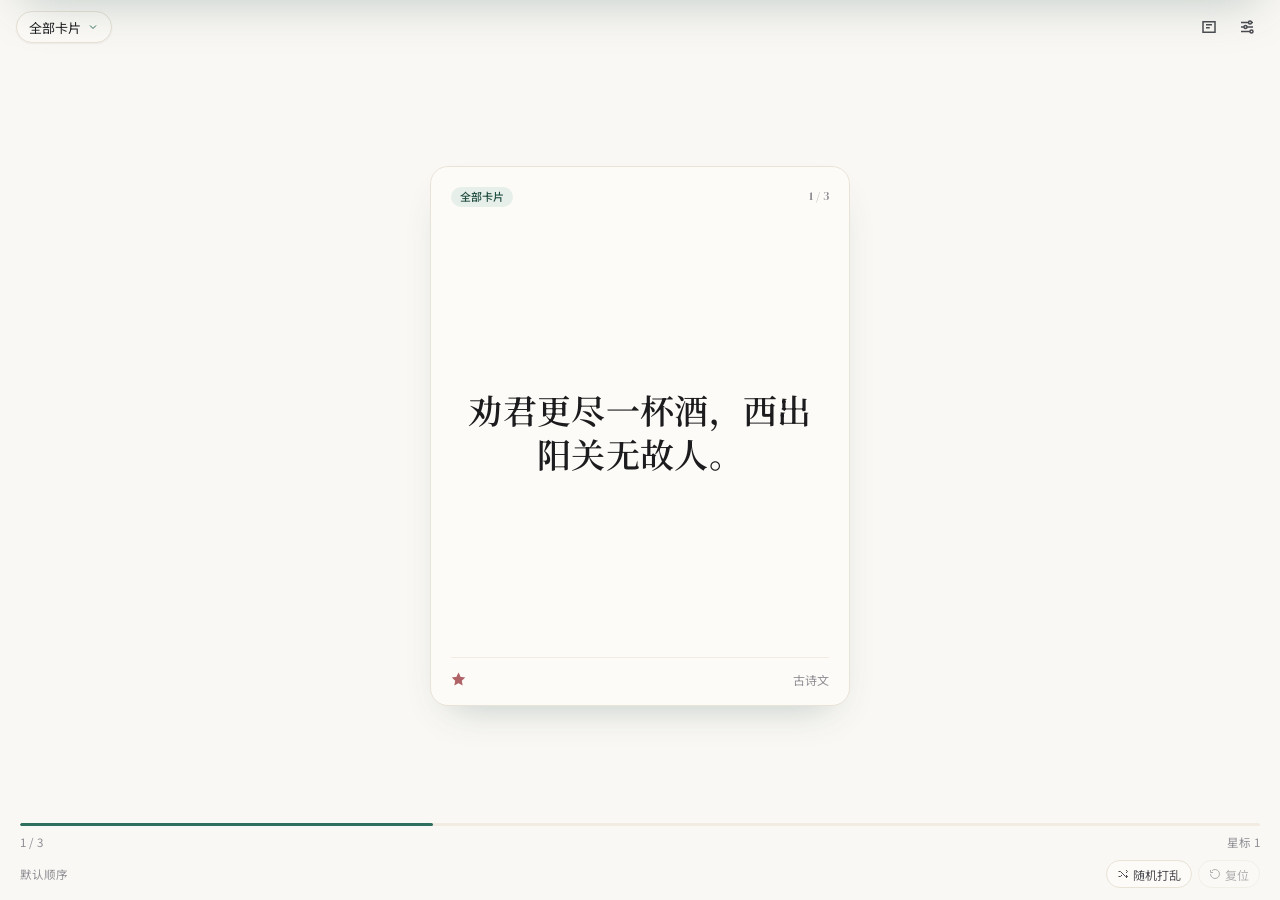
<file: index.html>
<!DOCTYPE html>
<html lang="zh-CN" data-theme="light" data-fs="std">
<head>
<meta charset="UTF-8">
<meta name="viewport" content="width=device-width, initial-scale=1, viewport-fit=cover, maximum-scale=1">
<meta name="theme-color" content="#FAF8F5">
<title>闪过 Flashcards</title>
<link rel="preconnect" href="https://fonts.googleapis.com">
<link rel="preconnect" href="https://fonts.gstatic.com" crossorigin>
<link href="https://fonts.googleapis.com/css2?family=DM+Serif+Display&family=JetBrains+Mono:wght@400;500&family=Noto+Sans+SC:wght@300;400;500;700&family=Noto+Serif+SC:wght@400;600;700&display=swap" rel="stylesheet">
<style>
:root{
  --bg:#FAF8F5; --surface:#FDFBF7; --surface-2:#F4EFE7;
  --line:#E9E3D6; --line-soft:#F1EBE1;
  --ink:#1C1C1E; --ink-2:#4C4C52; --muted:#8E8E93;
  --green:#2F6F5E; --green-deep:#1F4C3F; --green-soft:#E7EFEA; --green-tint:#F1F6F3;
  --pink:#B06367; --pink-deep:#975054; --pink-soft:#F6E8E9;
  --shadow-card:0 18px 38px -20px rgba(31,76,63,.30);
  --shadow-pop:0 24px 48px -22px rgba(31,76,63,.28);
  --scrim:rgba(28,28,30,.32);
  --serif:"Noto Serif SC","Source Han Serif SC","Cambria Math","STIX Two Math","Latin Modern Math","DejaVu Sans",serif;
  --sans:"Noto Sans SC","PingFang SC","Microsoft YaHei",system-ui,sans-serif;
  --mono:"JetBrains Mono",ui-monospace,monospace;
  --fs-front:34px; --fs-back:18px;
}
[data-theme="dark"]{
  --bg:#141816; --surface:#1C211F; --surface-2:#232A27;
  --line:#2E3532; --line-soft:#262D2A;
  --ink:#E9E7E2; --ink-2:#B8B5AE; --muted:#7E8481;
  --green:#6FB39A; --green-deep:#9BD0BC; --green-soft:rgba(111,179,154,.16); --green-tint:rgba(111,179,154,.10);
  --pink:#D98C9A; --pink-deep:#E9AAB4; --pink-soft:rgba(217,140,154,.14);
  --shadow-card:0 18px 38px -20px rgba(0,0,0,.62);
  --shadow-pop:0 24px 48px -22px rgba(0,0,0,.66);
  --scrim:rgba(0,0,0,.55);
}
[data-theme="dark"] .btn--primary{color:#0F1A16}
[data-fs="lg"]{--fs-front:40px;--fs-back:20px}
[data-fs="xl"]{--fs-front:48px;--fs-back:23px}
*{box-sizing:border-box;margin:0;padding:0;-webkit-tap-highlight-color:transparent}
html,body{height:100%}
body{
  background:var(--bg);color:var(--ink);
  font-family:var(--sans);font-size:15px;line-height:1.6;
  -webkit-font-smoothing:antialiased;overscroll-behavior-y:none;overflow:hidden;
}
button{font-family:inherit;font-size:inherit;color:inherit;background:none;border:0;cursor:pointer}
input,textarea,select{font-family:inherit;font-size:inherit;color:inherit}
svg{display:block}
.serif{font-family:var(--serif)}
.num{font-family:"DM Serif Display",Georgia,serif}
.mono{font-family:var(--mono)}

#app{height:100dvh;display:flex;flex-direction:column;overflow:hidden}
.view{flex:1;display:none;flex-direction:column;min-height:0}
.view.is-active{display:flex}

/* ---------- topbar ---------- */
.topbar{
  flex:none;display:flex;align-items:center;justify-content:space-between;gap:12px;
  padding:calc(env(safe-area-inset-top) + 10px) 16px 6px;
}
.topbar__title{font-family:var(--serif);font-size:17px;font-weight:600}
.topbar__right{display:flex;gap:4px;flex:none}
.chip{
  display:inline-flex;align-items:center;gap:6px;height:32px;padding:0 12px;border-radius:999px;
  background:var(--surface);border:1px solid var(--line);font-size:13px;max-width:46vw;
  box-shadow:0 1px 2px rgba(28,28,30,.05);
}
.chip span{overflow:hidden;text-overflow:ellipsis;white-space:nowrap}
.chip svg{width:12px;height:12px;color:var(--green);flex:none}
.iconbtn{width:34px;height:34px;border-radius:50%;display:flex;align-items:center;justify-content:center;color:var(--ink-2)}
.iconbtn:active{background:var(--surface-2)}
.iconbtn svg{width:18px;height:18px}

/* ---------- study ---------- */
.stage{flex:1;display:flex;align-items:center;justify-content:center;padding:12px 20px 6px;min-height:0;touch-action:pan-y}
.card{
  width:min(86vw,420px);height:60dvh;max-height:560px;position:relative;
  perspective:1400px;touch-action:pan-y;will-change:transform;
}
.card__inner{
  position:absolute;inset:0;transform-style:preserve-3d;
  transition:transform .42s cubic-bezier(.2,.8,.2,1);
}
.card.is-flipped .card__inner{transform:rotateY(180deg)}
.card.is-moving .card__inner{transition:none}
.card.is-out-left{animation:outL .24s cubic-bezier(.32,.02,.6,1) forwards}
.card.is-out-right{animation:outR .24s cubic-bezier(.32,.02,.6,1) forwards}
.card.is-fly-up{animation:flyUp .5s cubic-bezier(.3,.7,.3,1) forwards}
@keyframes outL{to{transform:translate3d(-118%,0,0) rotate(-14deg);opacity:0}}
@keyframes outR{to{transform:translate3d(118%,0,0) rotate(14deg);opacity:0}}
@keyframes flyUp{40%{transform:translateY(-18%) scale(.97)}100%{transform:translateY(-120%) scale(.86);opacity:0}}
.face{
  position:absolute;inset:0;backface-visibility:hidden;border-radius:18px;
  background:var(--surface);border:1px solid var(--line);box-shadow:var(--shadow-card);
  display:flex;flex-direction:column;padding:20px 20px 16px;overflow:hidden;
}
.face--back{transform:rotateY(180deg)}
.face__top{display:flex;justify-content:space-between;align-items:center;gap:10px;flex:none;font-size:12px;color:var(--muted)}
/* 卡内正文是唯一的滚动区：长内容在这里上下滑，纵向手势不再被自研手势劫持。
   居中用子元素的 auto 外边距，而不是在这里 align-items:center ——
   flex 居中遇到溢出内容会上下同时裁切，auto 边距在剩余空间为负时按 0 处理，
   于是短内容仍然居中、长内容从顶部开始可滚。 */
.face__body{
  flex:1;display:flex;flex-direction:column;min-height:0;padding:10px 2px;
  overflow-y:auto;overscroll-behavior:contain;-webkit-overflow-scrolling:touch;
}
.face__body>*{flex:none;margin-top:auto;margin-bottom:auto}
.face__body.is-top>*{margin-top:0;margin-bottom:auto}
.front-text{
  font-family:var(--serif);font-weight:600;font-size:var(--fs-front);line-height:1.28;
  text-align:center;letter-spacing:.01em;white-space:pre-wrap;word-break:break-word;width:100%;
}
.back-text{
  font-family:var(--serif);font-size:var(--fs-back);line-height:1.85;color:var(--ink-2);
  white-space:pre-wrap;word-break:break-word;width:100%;text-align:left;
}
.front-text .hl,.back-text .hl{color:var(--pink-deep);border-bottom:1px solid var(--pink);padding-bottom:1px}
/* Markdown 渲染后的块级内容：必须关掉 pre-wrap，否则 <p>/<li> 之间会出现多余空行 */
.front-text.md,.back-text.md{white-space:normal}
.md p{margin:0 0 .55em}
.md>:last-child{margin-bottom:0}
.md h1,.md h2,.md h3,.md h4,.md h5,.md h6{
  font-family:var(--serif);font-weight:700;line-height:1.35;text-align:left;
  color:var(--ink);margin:.55em 0 .35em;
}
.md h1{font-size:1.3em}
.md h2{font-size:1.2em}
.md h3{font-size:1.1em}
.md h4,.md h5,.md h6{font-size:1em}
.md ul,.md ol{text-align:left;padding-left:1.35em;margin:.4em 0 .6em}
.md li{margin:.12em 0}
.md blockquote{
  text-align:left;border-left:3px solid var(--line);padding-left:10px;margin:.5em 0;color:var(--muted);
}
.md code{
  font-family:var(--mono);font-size:.88em;background:var(--surface-2);
  padding:.08em .35em;border-radius:4px;
}
.md pre{
  text-align:left;background:var(--surface-2);border:1px solid var(--line-soft);
  border-radius:8px;padding:9px 11px;margin:.55em 0;overflow-x:auto;-webkit-overflow-scrolling:touch;
}
.md pre code{background:none;padding:0;font-size:.82em;line-height:1.6;white-space:pre}
.front-text.md pre code{font-size:.62em}
.md a{color:var(--green-deep);text-decoration:underline;text-underline-offset:2px}
.md hr{border:0;border-top:1px solid var(--line);margin:.7em 0}
.md strong{font-weight:700;color:var(--ink)}
.md del{opacity:.65}
.face__foot{
  flex:none;display:flex;justify-content:space-between;align-items:center;gap:10px;
  padding-top:12px;border-top:1px solid var(--line-soft);font-size:12px;color:var(--muted);
}
.tag{
  display:inline-flex;align-items:center;height:20px;padding:0 9px;border-radius:999px;
  background:var(--green-soft);color:var(--green-deep);font-size:11px;font-weight:500;
  max-width:62%;overflow:hidden;text-overflow:ellipsis;white-space:nowrap;
}
.starbtn{display:flex;align-items:center;gap:5px;color:var(--muted);font-size:12px;padding:2px 0}
.starbtn svg{width:15px;height:15px}
.starbtn.is-on{color:var(--pink)}
.starbtn.pop svg{animation:pop .45s cubic-bezier(.3,1.4,.5,1)}
@keyframes pop{0%{transform:scale(1)}45%{transform:scale(1.45)}100%{transform:scale(1)}}
.footbar{flex:none;padding:6px 20px calc(env(safe-area-inset-bottom) + 12px)}
.bar{height:3px;border-radius:2px;background:var(--line-soft);overflow:hidden}
.bar i{display:block;height:100%;background:var(--green);border-radius:2px;transition:width .3s}
.footbar__row{display:flex;justify-content:space-between;font-size:11.5px;color:var(--muted);margin-top:7px}
/* 顺序工具条：状态在左，两个按钮在右；放在进度条下方，拇指容易够到 */
.orderbar{display:flex;align-items:center;gap:6px;margin-top:9px}
.orderbar__state{
  flex:1;min-width:0;font-size:11.5px;color:var(--muted);
  white-space:nowrap;overflow:hidden;text-overflow:ellipsis;
}
.orderbar__state.is-custom{color:var(--green-deep);font-weight:500}
.orderbtn{
  display:inline-flex;align-items:center;gap:4px;height:28px;padding:0 10px;
  border-radius:999px;background:var(--surface);border:1px solid var(--line);
  color:var(--ink-2);font-size:12px;flex:none;touch-action:manipulation;
}
.orderbtn:active{background:var(--surface-2)}
.orderbtn:disabled{opacity:.42;cursor:default}
.orderbtn svg{width:12px;height:12px}
.hint{
  position:fixed;left:50%;bottom:calc(env(safe-area-inset-bottom) + 118px);transform:translateX(-50%);
  font-size:11.5px;color:var(--muted);background:var(--surface);border:1px solid var(--line);
  padding:7px 14px;border-radius:999px;width:max-content;max-width:calc(100vw - 32px);text-align:center;line-height:1.5;z-index:40;
  opacity:0;pointer-events:none;transition:opacity .5s;
}
.hint.show{opacity:1}

/* ---------- overlays ---------- */
.scrim{position:fixed;inset:0;background:var(--scrim);opacity:0;pointer-events:none;transition:opacity .25s;z-index:50}
.scrim.show{opacity:1;pointer-events:auto}
.menu{
  position:fixed;z-index:70;width:222px;max-height:70dvh;overflow:auto;
  background:var(--surface);border:1px solid var(--line);border-radius:14px;box-shadow:var(--shadow-pop);
  padding:6px;opacity:0;transform:translateY(-8px);pointer-events:none;transition:opacity .18s,transform .18s;
}
.menu.show{opacity:1;transform:none;pointer-events:auto}
.menu__head{font-size:11px;color:var(--muted);padding:7px 10px 4px;letter-spacing:.06em}
.menu__item{
  display:flex;align-items:center;justify-content:space-between;gap:8px;width:100%;
  padding:9px 10px;border-radius:9px;font-size:13.5px;color:var(--ink-2);text-align:left;
}
.menu__item.is-on{background:var(--green-tint);color:var(--green-deep);font-weight:500}
.menu__item .ck{width:14px;height:14px;color:var(--green);flex:none}
.menu__item .n{font-size:11px;color:var(--muted)}
.menu__sep{height:1px;background:var(--line-soft);margin:5px 8px}
.menu__item--accent{color:var(--pink-deep);font-weight:500}
.menu__item svg{width:13px;height:13px}

/* 下拉搜索面板：从顶部滑下来的 sheet，替代原来的星标抽屉 */
.searchsheet{
  position:fixed;left:0;right:0;top:0;height:auto;max-height:min(78dvh,620px);z-index:60;
  background:var(--bg);border-bottom:1px solid var(--line);border-radius:0 0 18px 18px;
  box-shadow:var(--shadow-pop);display:flex;flex-direction:column;
  transform:translateY(-101%);transition:transform .34s cubic-bezier(.32,.72,0,1);
}
.searchsheet.show{transform:none}
.searchsheet__head{flex:none;padding:12px 14px;border-bottom:1px solid var(--line)}
.searchbox{display:flex;align-items:center;gap:9px;background:var(--surface);border:1px solid var(--line);border-radius:12px;padding:0 6px 0 12px}
.searchbox:focus-within{border-color:var(--green);box-shadow:0 0 0 3px var(--green-tint)}
.searchbox>svg{width:16px;height:16px;color:var(--muted);flex:none}
.searchbox__input{flex:1;min-width:0;border:0;background:none;outline:none;font-size:14.5px;padding:11px 0}
.searchbox__input::placeholder{color:var(--muted)}
.searchsheet__list{flex:0 1 auto;overflow-y:auto;-webkit-overflow-scrolling:touch}
.srow{display:flex;align-items:flex-start;gap:10px;width:100%;padding:11px 16px;border-bottom:1px solid var(--line-soft);text-align:left}
.srow__t{flex:1;min-width:0}
.srow__f{display:block;font-size:13.5px;white-space:nowrap;overflow:hidden;text-overflow:ellipsis}
.srow__b{display:block;margin-top:2px;font-size:11.5px;color:var(--muted);white-space:nowrap;overflow:hidden;text-overflow:ellipsis}
.srow mark{background:var(--green-tint);color:var(--green-deep);border-radius:3px;padding:0 1px}
.srow__g{flex:none;max-width:32%;padding-top:2px;font-size:11px;color:var(--muted);text-align:right;white-space:nowrap;overflow:hidden;text-overflow:ellipsis}

.modal{position:fixed;inset:0;z-index:80;display:none;align-items:center;justify-content:center;padding:20px}
.modal.show{display:flex}
.modal__box{
  width:min(420px,100%);max-height:86dvh;display:flex;flex-direction:column;
  background:var(--surface);border:1px solid var(--line);border-radius:16px;box-shadow:var(--shadow-pop);
  animation:pop .22s cubic-bezier(.3,1.2,.5,1);
}
.modal__head{display:flex;align-items:center;justify-content:space-between;padding:14px 16px 8px;flex:none}
.modal__head b{font-family:var(--serif);font-size:15.5px;font-weight:600}
.modal__body{padding:6px 16px 4px;overflow-y:auto}
.modal__foot{display:flex;gap:8px;padding:12px 16px calc(env(safe-area-inset-bottom) + 14px);flex:none}
.field{margin-bottom:12px}
.field label{display:block;font-size:12px;color:var(--muted);margin-bottom:5px}
.label-tip{font-size:10.5px;color:var(--muted);font-weight:400;margin-left:4px}
.input,textarea.input{
  width:100%;background:var(--bg);border:1px solid var(--line);border-radius:10px;padding:9px 11px;
  font-size:14px;outline:none;resize:vertical;
}
.input:focus{border-color:var(--green);box-shadow:0 0 0 3px var(--green-tint)}
.btn{height:38px;padding:0 16px;border-radius:999px;font-size:13.5px;display:inline-flex;align-items:center;justify-content:center;gap:6px;border:1px solid transparent}
.btn--primary{background:var(--green);color:#fff}
.btn--ghost{background:var(--bg);border-color:var(--line);color:var(--ink-2)}
.btn--danger{background:transparent;border-color:var(--pink);color:var(--pink-deep)}
.btn--block{width:100%}
.btn svg{width:15px;height:15px}
.btn:disabled{opacity:.45;cursor:default}

/* ---------- library ---------- */
/* 卡片库是「固定头部 + 独立滚动列表 + 固定底栏」的三段式布局。
   底栏用 flex:none 锁定高度：一旦允许收缩，它会被压扁到只剩内边距，
   按钮随即被 overflow 裁切，表现为底栏溢出屏幕外。 */
.libhead{flex:none;z-index:6;background:var(--bg)}
.libscroll{flex:1 1 auto;min-height:0;overflow-y:auto;-webkit-overflow-scrolling:touch;overscroll-behavior:contain}
.libbar{flex:none;display:flex;gap:8px;align-items:center;padding:4px 16px 10px;overflow-x:auto;overflow-y:hidden}
.libbar::-webkit-scrollbar{display:none}
.libchips{display:flex;gap:7px;flex:none}
.cchip{
  display:inline-flex;align-items:center;gap:6px;height:29px;padding:0 12px;border-radius:999px;
  background:var(--surface);border:1px solid var(--line);font-size:12.5px;color:var(--ink-2);white-space:nowrap;flex:none;
}
.cchip.is-on{background:var(--green);border-color:var(--green);color:#fff}
.cchip.is-picked{background:var(--green-tint);border-color:var(--green);color:var(--green-deep);font-weight:500}
.cchip .x{display:inline-flex;width:13px;height:13px;align-items:center;justify-content:center;border-radius:50%;background:rgba(0,0,0,.08)}
.cchip .x svg{width:9px;height:9px}
.list{padding:0 16px 12px}
.lrow{display:flex;gap:11px;align-items:flex-start;padding:12px 0;border-bottom:1px solid var(--line-soft)}
.lrow__b{flex:1;min-width:0}
.lrow__f{font-family:var(--serif);font-size:14.5px;line-height:1.5;font-weight:600;word-break:break-word}
/* 卡片库只展示背面摘要的前 4 行：长卡片不再把列表撑得老高，超出部分用省略号收尾。
   用 -webkit-box + line-clamp 而不是 max-height，后者会把第 4 行从中间裁断、且没有省略号。
   全文仍可在「编辑」弹窗里看到。 */
.lrow__k{
  font-size:12px;color:var(--muted);line-height:1.5;margin-top:3px;word-break:break-word;
  display:-webkit-box;-webkit-box-orient:vertical;-webkit-line-clamp:4;overflow:hidden;
}
.lrow__k.is-empty{opacity:.5}
.lrow__g{display:flex;flex-wrap:wrap;gap:5px;margin-top:6px}
.gtag{
  display:inline-flex;align-items:center;height:19px;padding:0 8px;border-radius:999px;
  background:var(--green-soft);color:var(--green-deep);font-size:10.5px;
}
.gtag.is-none{background:var(--surface-2);color:var(--muted)}
.lrow__act{display:flex;gap:2px;flex:none;margin-top:-2px}
.lrow__act button{width:28px;height:28px;border-radius:8px;display:flex;align-items:center;justify-content:center;color:var(--muted)}
.lrow__act button svg{width:14px;height:14px}
.lrow__act button.is-star{color:var(--pink)}
.lrow__act button:active{background:var(--surface-2)}
.ckbox{width:19px;height:19px;border-radius:6px;border:1.5px solid var(--line);flex:none;margin-top:2px;display:flex;align-items:center;justify-content:center}
.ckbox.is-on{background:var(--green);border-color:var(--green)}
.ckbox svg{width:12px;height:12px;color:#fff;opacity:0}
.ckbox.is-on svg{opacity:1}
.libfoot{flex:none;display:flex;gap:8px;padding:10px 16px calc(env(safe-area-inset-bottom) + 14px);border-top:1px solid var(--line);background:var(--bg)}
.libfoot .btn{flex:1;height:34px;padding:0 10px;font-size:12.5px}
/* 批量操作栏：按钮按内容均分宽度，窄屏下收缩并省略号截断，绝不横向溢出 */
.batchbar{flex:none;display:flex;gap:6px;padding:10px 16px calc(env(safe-area-inset-bottom) + 14px);border-top:1px solid var(--line);background:var(--bg)}
.batchbar .btn{flex:1 1 auto;min-width:0;height:34px;padding:0 8px;font-size:12.5px;white-space:nowrap;overflow:hidden;text-overflow:ellipsis}

/* ---------- settings ---------- */
.set{flex:1;min-height:0;overflow-y:auto;padding:0 16px 24px}
.group{margin-bottom:22px}
.group__t{font-size:11px;color:var(--muted);letter-spacing:.08em;margin:0 0 8px 2px}
.rows{background:var(--surface);border:1px solid var(--line);border-radius:14px;overflow:hidden}
.row{display:flex;align-items:center;justify-content:space-between;gap:12px;padding:12px 14px;border-bottom:1px solid var(--line-soft);min-height:48px}
.row:last-child{border-bottom:0}
.row__l{font-size:13.5px;color:var(--ink)}
.row__v{font-size:12.5px;color:var(--muted);text-align:right}
.seg{display:inline-flex;background:var(--surface-2);border-radius:999px;padding:3px;gap:2px}
.seg button{height:28px;padding:0 12px;border-radius:999px;font-size:12.5px;color:var(--ink-2)}
.seg button.is-on{background:var(--surface);color:var(--green-deep);box-shadow:0 1px 2px rgba(28,28,30,.08);font-weight:500}
.status{display:flex;align-items:center;gap:7px;font-size:12px;color:var(--green-deep);padding:9px 12px;background:var(--green-tint);border-radius:10px;margin-top:8px}
.status.is-bad{color:var(--pink-deep);background:var(--pink-soft)}
.davpath{font-size:11.5px;color:var(--muted);background:var(--bg);border:1px solid var(--line);border-radius:10px;padding:8px 11px;line-height:1.65;word-break:break-all}
.davpath code{font-family:var(--mono);font-size:11px;color:var(--ink-2)}
.davpath b{color:var(--ink-2)}
.status svg{width:13px;height:13px;flex:none}
.actions{display:flex;gap:8px;flex-wrap:wrap;padding:12px 14px;border-bottom:1px solid var(--line-soft)}
.actions:last-child{border-bottom:0}
.actions .btn{flex:1;min-width:96px;height:34px;font-size:12.5px}
.rowfield{display:block;padding:12px 14px;border-bottom:1px solid var(--line-soft)}
.rowfield:last-child{border-bottom:0}
.rowfield label{display:block;font-size:12px;color:var(--muted);margin-bottom:5px}
.rowfield .input{background:var(--bg)}

.toast{
  position:fixed;left:50%;bottom:calc(env(safe-area-inset-bottom) + 96px);transform:translate(-50%,10px);
  background:var(--ink);color:var(--bg);font-size:13px;padding:9px 16px;border-radius:999px;
  opacity:0;pointer-events:none;transition:opacity .22s,transform .22s;z-index:90;max-width:82vw;text-align:center;
}
.toast.show{opacity:1;transform:translate(-50%,0)}
.empty{padding:56px 20px;text-align:center;color:var(--muted);font-size:13px}
.deckrow{display:flex;align-items:center;gap:10px;padding:11px 14px;border-bottom:1px solid var(--line-soft)}
.deckrow:last-child{border-bottom:0}
.deckrow__n{flex:1;font-size:14px}
.deckrow__c{font-size:11.5px;color:var(--muted)}
.deckrow button{width:28px;height:28px;border-radius:8px;display:flex;align-items:center;justify-content:center;color:var(--muted)}
.deckrow button svg{width:14px;height:14px}
.pickrow{display:flex;flex-wrap:wrap;gap:7px;margin-bottom:10px}
.pickrow .cchip{height:30px}
</style>
</head>
<body>

<div id="app">

  <!-- ===== 背诵 ===== -->
  <section class="view is-active" id="vStudy">
    <header class="topbar">
      <button class="chip" id="deckChip"><span id="deckName">全部卡片</span>
        <svg viewBox="0 0 24 24" fill="none" stroke="currentColor" stroke-width="2"><path d="M6 9l6 6 6-6"/></svg>
      </button>
      <div class="topbar__right">
        <button class="iconbtn" id="btnLibrary" aria-label="卡片库">
          <svg viewBox="0 0 24 24" fill="none" stroke="currentColor" stroke-width="2"><path d="M4 5h16v14H4z"/><path d="M8 9h8M8 13h5"/></svg>
        </button>
        <button class="iconbtn" id="btnSettings" aria-label="设置">
          <svg viewBox="0 0 24 24" fill="none" stroke="currentColor" stroke-width="2"><path d="M4 6h10M18 6h2M4 12h4M12 12h8M4 18h12M20 18h0"/><circle cx="16" cy="6" r="2"/><circle cx="10" cy="12" r="2"/><circle cx="18" cy="18" r="2"/></svg>
        </button>
      </div>
    </header>

    <div class="stage" id="stage">
      <div class="card" id="card">
        <div class="card__inner" id="cardInner">
          <div class="face face--front" id="faceFront"></div>
          <div class="face face--back" id="faceBack"></div>
        </div>
      </div>
    </div>

    <div class="footbar">
      <div class="bar"><i id="progBar" style="width:0%"></i></div>
      <div class="footbar__row"><span id="footLeft"></span><span id="footRight"></span></div>
      <div class="orderbar">
        <span class="orderbar__state" id="orderState">默认顺序</span>
        <button class="orderbtn" id="btnShuffle" aria-label="随机打乱卡片顺序">
          <svg viewBox="0 0 24 24" fill="none" stroke="currentColor" stroke-width="2"><path d="M3 7h4l10 10h4"/><path d="M18 14l3 3-3 3"/><path d="M3 17h4l3-3"/><path d="M18 4l3 3-3 3"/></svg>
          <span>随机打乱</span>
        </button>
        <button class="orderbtn" id="btnResetOrder" aria-label="恢复默认顺序" disabled>
          <svg viewBox="0 0 24 24" fill="none" stroke="currentColor" stroke-width="2"><path d="M3 12a9 9 0 1 0 3-6.7"/><path d="M3 4v5h5"/></svg>
          <span>复位</span>
        </button>
      </div>
    </div>
  </section>

  <!-- ===== 卡片库 ===== -->
  <section class="view" id="vLibrary">
    <div class="libhead">
      <header class="topbar">
        <button class="iconbtn" id="libBack" aria-label="返回">
          <svg viewBox="0 0 24 24" fill="none" stroke="currentColor" stroke-width="2"><path d="M15 18l-6-6 6-6"/></svg>
        </button>
        <span class="topbar__title" id="libTitle">卡片库</span>
        <div class="topbar__right">
          <button class="iconbtn" id="libBatch" aria-label="批量管理">
            <svg viewBox="0 0 24 24" fill="none" stroke="currentColor" stroke-width="2"><path d="M9 6l6 6-6 6"/><path d="M4 6l2 2-2 2"/><path d="M4 16l2 2-2 2"/></svg>
          </button>
          <button class="iconbtn" id="libAdd" aria-label="新增卡片">
            <svg viewBox="0 0 24 24" fill="none" stroke="currentColor" stroke-width="2"><path d="M12 5v14M5 12h14"/></svg>
          </button>
        </div>
      </header>
      <div class="libbar"><div class="libchips" id="libChips"></div></div>
    </div>
    <div class="libscroll">
      <div class="list" id="libList"></div>
    </div>

    <div class="libfoot" id="libFoot">
      <button class="btn btn--ghost" id="btnImport">导入</button>
      <button class="btn btn--ghost" id="btnExportJson">导出 JSON</button>
      <button class="btn btn--ghost" id="btnExportTxt">导出 TXT</button>
      <button class="btn btn--ghost" id="btnManage">卡组</button>
    </div>
    <div class="batchbar" id="batchBar" style="display:none"></div>
  </section>

  <!-- ===== 设置 ===== -->
  <section class="view" id="vSettings">
    <header class="topbar">
      <button class="iconbtn" id="setBack" aria-label="返回">
        <svg viewBox="0 0 24 24" fill="none" stroke="currentColor" stroke-width="2"><path d="M15 18l-6-6 6-6"/></svg>
      </button>
      <span class="topbar__title">设置</span>
      <div class="topbar__right"></div>
    </header>

    <div class="set">
      <div class="group">
        <div class="group__t">外观</div>
        <div class="rows">
          <div class="row">
            <span class="row__l">主题</span>
            <div class="seg" id="segTheme">
              <button data-v="light">浅色</button><button data-v="dark">深色</button><button data-v="auto">跟随系统</button>
            </div>
          </div>
          <div class="row">
            <span class="row__l">字号</span>
            <div class="seg" id="segFs">
              <button data-v="std">标准</button><button data-v="lg">大</button><button data-v="xl">特大</button>
            </div>
          </div>
        </div>
      </div>

      <div class="group">
        <div class="group__t">WebDAV</div>
        <div class="rows">
          <div class="rowfield"><label>地址</label><input class="input" id="davUrl" placeholder="https://dav.example.com/flashcards"></div>
          <div class="rowfield"><label>账号</label><input class="input" id="davUser" placeholder="user" autocomplete="username"></div>
          <div class="rowfield"><label>密码</label><input class="input" id="davPass" type="password" placeholder="••••••••" autocomplete="current-password"></div>
          <div class="rowfield"><label>目录</label><input class="input" id="davDir" placeholder="flashcards"></div>
          <div class="rowfield"><label>备份位置</label><div class="davpath mono" id="davPath">填好地址后显示</div></div>
          <div class="rowfield"><label>坚果云</label><div class="davpath">地址填 <code>https://dav.jianguoyun.com/dav/</code>，账号填邮箱，密码填「安全选项 → 第三方应用管理 → 添加应用密码」生成的<b>应用密码</b>（不是登录密码）</div></div>
          <div class="actions">
            <button class="btn btn--ghost" id="davTest">测试连接</button>
            <button class="btn btn--primary" id="davSync">立即同步</button>
          </div>
          <div id="davStatus"></div>
        </div>
      </div>

      <div class="group">
        <div class="group__t">数据</div>
        <div class="rows">
          <div class="actions">
            <button class="btn btn--ghost" id="setImport">导入 JSON</button>
            <button class="btn btn--ghost" id="setExportJson">导出 JSON</button>
            <button class="btn btn--ghost" id="setExportTxt">导出 TXT</button>
          </div>
          <div class="actions">
            <button class="btn btn--danger" id="setClear">清空全部数据</button>
          </div>
        </div>
      </div>

      <div class="group">
        <div class="group__t">关于</div>
        <div class="rows">
          <div class="row"><span class="row__l">版本</span><span class="row__v">2.7</span></div>
          <div class="row"><span class="row__l">卡片</span><span class="row__v" id="statCards">0</span></div>
          <div class="row"><span class="row__l">卡组</span><span class="row__v" id="statGroups">0</span></div>
        </div>
      </div>
    </div>
  </section>
</div>

<div class="scrim" id="scrim"></div>
<div class="menu" id="deckMenu"></div>
<section class="searchsheet" id="searchSheet">
  <div class="searchsheet__head">
    <div class="searchbox">
      <svg viewBox="0 0 24 24" fill="none" stroke="currentColor" stroke-width="2"><circle cx="11" cy="11" r="7"/><path d="M20 20l-3.6-3.6"/></svg>
      <input class="searchbox__input" id="searchInput" type="text" placeholder="搜索卡片内容…" autocomplete="off" enterkeyhint="search" spellcheck="false">
      <button class="iconbtn" id="searchClose" aria-label="关闭搜索">
        <svg viewBox="0 0 24 24" fill="none" stroke="currentColor" stroke-width="2"><path d="M18 6L6 18M6 6l12 12"/></svg>
      </button>
    </div>
  </div>
  <div class="searchsheet__list" id="searchList"></div>
</section>

<div class="modal" id="modal">
  <div class="modal__box">
    <div class="modal__head"><b id="modalTitle"></b>
      <button class="iconbtn" id="modalClose" aria-label="关闭">
        <svg viewBox="0 0 24 24" fill="none" stroke="currentColor" stroke-width="2"><path d="M18 6L6 18M6 6l12 12"/></svg>
      </button>
    </div>
    <div class="modal__body" id="modalBody"></div>
    <div class="modal__foot" id="modalFoot"></div>
  </div>
</div>

<div class="toast" id="toast"></div>
<div class="hint" id="hint">轻点翻面 · 左右切卡 · 长内容上下滑 · 顶部下拉搜索</div>
<input type="file" id="fileInput" accept=".json,application/json" hidden>

<script>
(function(){
'use strict';

/* ================= storage ================= */
const KEY='flashcards.v2';
const OLD_KEY='flashcards.v1';
const HINT_KEY='flashcards.hint.v1';
let store=null;
let ui={view:'study',group:'all',index:0,flipped:false,batch:false,sel:new Set(),libGroup:'all'};

function uid(){return Math.random().toString(36).slice(2,9)+Date.now().toString(36).slice(-4)}
function now(){return Date.now()}
const $=s=>document.querySelector(s);
const el=id=>document.getElementById(id);
function esc(s){return String(s==null?'':s).replace(/[&<>"']/g,c=>({'&':'&amp;','<':'&lt;','>':'&gt;','"':'&quot;',"'":'&#39;'}[c]))}

/* ================= markdown ================= */
/* 单文件、零依赖的 Markdown 子集。输入不可信，所以先把 HTML 转义，
   再只生成白名单标签；链接只允许 http(s)/mailto，绝不执行 javascript:。
   支持：标题、粗体/斜体/删除线、行内代码、代码块、列表、引用、
   分隔线、[文字](链接)，以及「」高亮。换行会保留为 <br>。 */
function safeHref(raw){
  const u=String(raw||'').trim();
  return /^(https?:\/\/|mailto:)/i.test(u)?u:'';
}
function mdInline(raw){
  let s=esc(String(raw==null?'':raw).replace(/\u0000/g,''));
  const stash=[];
  const hold=html=>{const k='\u0000'+(stash.length)+'\u0000';stash.push(html);return k;};
  /* 代码和链接先占位，避免后续的 ** / * / _ 正则误伤标签和 URL */
  s=s.replace(/`([^`\n]+)`/g,(m,code)=>hold('<code>'+code+'</code>'));
  s=s.replace(/\[([^\]\n]+)\]\(((?:[^()\s]|\([^()\s]*\))+)\)/g,(m,text,url)=>{
    const href=safeHref(url);
    return href?hold('<a href="'+href+'" target="_blank" rel="noopener noreferrer">'+text+'</a>'):m;
  });
  s=s.replace(/「([^」\n]*)」/g,(m,inner)=>hold('<span class="hl">「'+inner+'」</span>'));
  s=s.replace(/\*\*([^*\n]+)\*\*/g,'<strong>$1</strong>');
  s=s.replace(/__([^_\n]+)__/g,'<strong>$1</strong>');
  s=s.replace(/~~([^~\n]+)~~/g,'<del>$1</del>');
  s=s.replace(/(^|[^*])\*([^*\n]+)\*/g,'$1<em>$2</em>');
  s=s.replace(/(^|[^_\w])_([^_\n]+)_/g,'$1<em>$2</em>');
  return s.replace(/\u0000(\d+)\u0000/g,(m,i)=>stash[+i]||'');
}
function md(raw){
  const src=String(raw==null?'':raw).replace(/\r\n?/g,'\n').replace(/\u0000/g,'');
  if(!src.trim()) return '';
  const lines=src.split('\n');
  const out=[]; let i=0, para=[], list=null;
  const flushPara=()=>{if(para.length){out.push('<p>'+para.map(mdInline).join('<br>')+'</p>');para=[];}};
  const flushList=()=>{
    if(list){out.push('<'+list.type+'>'+list.items.map(x=>'<li>'+mdInline(x)+'</li>').join('')+'</'+list.type+'>');list=null;}
  };
  while(i<lines.length){
    const line=lines[i];
    if(/^\s*```/.test(line)){
      flushPara();flushList();
      const lang=line.replace(/^\s*```/,'').trim();
      const code=[];i++;
      while(i<lines.length && !/^\s*```/.test(lines[i])){code.push(lines[i]);i++;}
      if(i<lines.length)i++;
      out.push('<pre><code'+(lang?' class="lang-'+esc(lang)+'"':'')+'>'+esc(code.join('\n'))+'</code></pre>');
      continue;
    }
    const h=line.match(/^(#{1,6})\s+(.*)$/);
    if(h){
      flushPara();flushList();
      const n=h[1].length;
      out.push('<h'+n+'>'+mdInline(h[2])+'</h'+n+'>');
      i++;continue;
    }
    if(/^\s*([-*_])(?:\s*\1){2,}\s*$/.test(line)){
      flushPara();flushList();out.push('<hr>');i++;continue;
    }
    if(/^\s*>/.test(line)){
      flushPara();flushList();
      const buf=[];
      while(i<lines.length && /^\s*>/.test(lines[i])){buf.push(lines[i].replace(/^\s*>\s?/,''));i++;}
      out.push('<blockquote>'+md(buf.join('\n'))+'</blockquote>');
      continue;
    }
    const u=line.match(/^\s*[-*+]\s+(.*)$/);
    const o=line.match(/^\s*\d+[.)]\s+(.*)$/);
    if(u||o){
      flushPara();
      const type=u?'ul':'ol';
      if(!list||list.type!==type){flushList();list={type:type,items:[]};}
      list.items.push((u||o)[1]);
      i++;continue;
    }
    if(!line.trim()){flushPara();flushList();i++;continue;}
    flushList();para.push(line);i++;
  }
  flushPara();flushList();
  return out.join('');
}
/* 卡片库只显示摘要：去掉 Markdown 记号，避免列表里出现 ** 和 # */
function mdPlain(raw){
  let s=String(raw==null?'':raw).replace(/\r\n?/g,'\n').replace(/\u0000/g,'');
  s=s.replace(/```[^\n]*\n([\s\S]*?)```/g,'$1');
  s=s.replace(/`([^`\n]+)`/g,'$1');
  s=s.replace(/!\[([^\]]*)\]\((?:[^()]|\([^()]*\))*\)/g,'$1');
  s=s.replace(/\[([^\]]+)\]\((?:[^()]|\([^()]*\))*\)/g,'$1');
  s=s.replace(/^#{1,6}\s+/gm,'');
  s=s.replace(/^>\s?/gm,'');
  s=s.replace(/^\s*[-*+]\s+/gm,'');
  s=s.replace(/^\s*\d+[.)]\s+/gm,'');
  s=s.replace(/^\s*([-*_])(?:\s*\1){2,}\s*$/gm,'');
  s=s.replace(/(\*\*|__)([\s\S]*?)\1/g,'$2');
  s=s.replace(/~~([\s\S]*?)~~/g,'$1');
  s=s.replace(/(^|[^*])\*([^*\n]+)\*/g,'$1$2');
  s=s.replace(/(^|[^_\w])_([^_\n]+)_/g,'$1$2');
  return s.replace(/\n{3,}/g,'\n\n').trim();
}
function toast(msg){const t=el('toast');t.textContent=msg;t.classList.add('show');clearTimeout(t._t);t._t=setTimeout(()=>t.classList.remove('show'),1700)}
function fmt(ts){const d=new Date(ts);const p=n=>String(n).padStart(2,'0');return `${d.getFullYear()}-${p(d.getMonth()+1)}-${p(d.getDate())} ${p(d.getHours())}:${p(d.getMinutes())}`}

/* ================= seed / migrate ================= */
/* 首次打开时的示例数据：只放 3 张卡片，覆盖三个不同类型（古诗文 / 单词 / 公式），
   够看清每个卡组长什么样，又不会淹没用户自己的内容。
   「设置 → 清空全部数据」会把这些示例一并清掉。 */
function seed(){
  const t=now();
  const G=(name)=>({id:uid(),name:name,updatedAt:t});
  const gs={};['古诗文','单词','数理公式'].forEach(n=>gs[n]=G(n));
  const mk=(front,back,star,g)=>({id:uid(),front:front,back:back,starred:!!star,groups:g.map(x=>gs[x].id),createdAt:t,updatedAt:t});
  const cards=[
    mk('劝君更尽一杯酒，西出阳关无故人。','请你再干了这一杯吧，向西出了阳关，就再也见不到老朋友了。',true,['古诗文']),
    mk('abandon','v. 放弃；抛弃；遗弃',false,['单词']),
    mk('a² + b² = c²','勾股定理',false,['数理公式'])
  ];
  return {version:2,cards:cards,groups:Object.values(gs),deleted:{cards:{},groups:{}},settings:{theme:'light',fs:'std',group:'all',orders:{},webdav:{url:'',user:'',pass:'',dir:'flashcards'}}};
}
/* 清空内容：只删卡片与卡组，保留外观（主题/字号）与 WebDAV 配置——
   这些是偏好而不是内容，清空卡片时一并重置只会让用户莫名其妙。
   卡片都清掉了，按卡组保存的随机顺序也一并清空。 */
function emptyContent(){
  /* 清空也是一次删除：先把现有 id 全部记进墓碑，否则下一次云同步会把它们拉回来 */
  markDeleted('cards',store.cards.map(c=>c.id));
  markDeleted('groups',store.groups.map(g=>g.id));
  store.cards=[];
  store.groups=[];
  store.settings.group='all';
  store.settings.orders={};
}
function migrateV1(v1){
  const cards=[],groups=[];
  (v1.decks||[]).forEach(d=>{
    groups.push({id:d.id,name:d.name,updatedAt:d.updatedAt||now()});
    (d.cards||[]).forEach(c=>cards.push({id:c.id,front:c.front,back:c.back,starred:!!c.starred,groups:[d.id],createdAt:c.createdAt||now(),updatedAt:c.updatedAt||now()}));
  });
  const s=v1.settings||{};
  return {version:2,cards:cards,groups:groups,deleted:{cards:{},groups:{}},settings:Object.assign({},s,{webdav:s.webdav||{url:'',user:'',pass:'',dir:'flashcards'}})};
}
function load(){
  try{
    const raw=localStorage.getItem(KEY);
    if(raw){const d=JSON.parse(raw); if(d&&Array.isArray(d.cards)&&Array.isArray(d.groups)) return d;}
  }catch(e){}
  try{
    const old=localStorage.getItem(OLD_KEY);
    if(old){const v1=JSON.parse(old); const d=migrateV1(v1); save(d); return d;}
  }catch(e){}
  const s=seed(); save(s); return s;
}
function save(data){
  try{localStorage.setItem(KEY,JSON.stringify(data||store));}catch(e){}
}

/* ================= data helpers ================= */
function groups(){return store.groups}
function groupById(id){return store.groups.find(g=>g.id===id)}
function groupName(id){const g=groupById(id);return g?g.name:''}
function cardsOf(gid){
  if(gid==='star') return store.cards.filter(c=>c.starred);
  if(gid==='all') return store.cards.slice();
  return store.cards.filter(c=>c.groups.indexOf(gid)>=0);
}
/* 背诵顺序按「卡组 id / all / star」分别存在 settings.orders。
   这里只做一次重排：先按保存的顺序取，新加入的卡（不在旧 order 里）按默认顺序追加到末尾。
   这样增删卡片后旧顺序不会错乱，也不需要每次写回。 */
function savedOrder(gid){
  const o=store.settings&&store.settings.orders;
  const ids=o&&o[gid];
  return Array.isArray(ids)&&ids.length?ids:null;
}
function orderedCards(gid){
  const base=cardsOf(gid);
  const ids=savedOrder(gid);
  if(!ids) return base;
  const byId=new Map(base.map(c=>[c.id,c]));
  const out=[],seen=new Set();
  ids.forEach(id=>{
    const c=byId.get(id);
    if(c&&!seen.has(id)){seen.add(id);out.push(c);}
  });
  /* 新增卡片 / 后来才加入该卡组的卡片：排在末尾，而不是从列表里消失 */
  base.forEach(c=>{if(!seen.has(c.id))out.push(c);});
  return out;
}
function hasCustomOrder(gid){return !!savedOrder(gid)}
function orderStore(){
  const s=store.settings;
  if(!s.orders||typeof s.orders!=='object'||Array.isArray(s.orders)) s.orders={};
  return s.orders;
}
function groupCount(gid){return cardsOf(gid).length}
function starCards(){return store.cards.filter(c=>c.starred)}
function findCard(id){return store.cards.find(c=>c.id===id)}
/* 删除墓碑：只删数组里的记录是不够的 —— 下次和远端合并时会被原样合并回来。
   这里按 id 记下删除时间，合并时用 updatedAt 与墓碑时间做 last-write-wins。 */
function normalizeDeleted(src){
  const out={cards:{},groups:{}};
  const d=src&&typeof src==='object'?src:{};
  ['cards','groups'].forEach(k=>{
    const m=d[k];
    if(!m||typeof m!=='object'||Array.isArray(m)) return;
    Object.keys(m).forEach(id=>{
      const ts=Number(m[id]);
      if(id&&isFinite(ts)&&ts>0) out[k][id]=ts;
    });
  });
  return out;
}
function deletedMap(){
  if(!store.deleted||typeof store.deleted!=='object'||Array.isArray(store.deleted)) store.deleted={};
  ['cards','groups'].forEach(k=>{
    if(!store.deleted[k]||typeof store.deleted[k]!=='object'||Array.isArray(store.deleted[k])) store.deleted[k]={};
  });
  return store.deleted;
}
function markDeleted(kind,ids){
  const d=deletedMap();
  const t=now();
  (Array.isArray(ids)?ids:[ids]).forEach(id=>{if(id)d[kind][id]=t;});
}
function mergeDeleted(a,b){
  ['cards','groups'].forEach(k=>{
    const bm=b[k]||{};
    Object.keys(bm).forEach(id=>{
      if(!a[k][id]||bm[id]>a[k][id]) a[k][id]=bm[id];
    });
  });
}
/* 墓碑赢过旧记录：删掉记录；记录比墓碑新：删掉墓碑（说明后来又被编辑过）。
   时间相等时按删除处理，避免「删了又回来」的边界抖动。 */
function applyDeleted(d,items,kind){
  return items.filter(e=>{
    const t=d[kind][e.id];
    if(!t) return true;
    if(t>=(e.updatedAt||0)) return false;
    delete d[kind][e.id];
    return true;
  });
}
function cardGroupNames(c){
  if(!c.groups||!c.groups.length) return [];
  return c.groups.map(groupName).filter(Boolean);
}
function touchCard(c){c.updatedAt=now()}
function touchGroup(g){if(g)g.updatedAt=now()}
function currentLabel(){
  if(ui.group==='star') return '星标';
  if(ui.group==='all') return '全部卡片';
  return groupName(ui.group)||'全部卡片';
}

/* ================= theme ================= */
function applyTheme(){
  const s=store.settings;
  const sysDark=window.matchMedia&&window.matchMedia('(prefers-color-scheme: dark)').matches;
  const theme=s.theme==='auto'?(sysDark?'dark':'light'):s.theme;
  document.documentElement.setAttribute('data-theme',theme);
  document.documentElement.setAttribute('data-fs',s.fs||'std');
  document.querySelector('meta[name=theme-color]').setAttribute('content',theme==='dark'?'#141816':'#FAF8F5');
  if(window.Android&&window.Android.setStatusBar){
    try{window.Android.setStatusBar(theme==='dark'?'#141816':'#FAF8F5',theme!=='dark');}catch(e){}
  }
  el('segTheme').querySelectorAll('button').forEach(b=>b.classList.toggle('is-on',b.dataset.v===s.theme));
  el('segFs').querySelectorAll('button').forEach(b=>b.classList.toggle('is-on',b.dataset.v===(s.fs||'std')));
}

/* ================= study view ================= */
const cardEl=el('card'), innerEl=el('cardInner');

function renderStudy(){
  const cards=orderedCards(ui.group);
  if(ui.index>=cards.length) ui.index=Math.max(0,cards.length-1);
  if(ui.index<0) ui.index=0;
  const c=cards[ui.index];
  const label=currentLabel();
  el('deckName').textContent=label;

  if(!c){
    el('faceFront').innerHTML=`<div class="face__top"><span class="tag">${esc(label)}</span><span class="num">0 / 0</span></div>
      <div class="face__body"><p class="front-text" style="color:var(--muted);font-size:20px">暂无卡片</p></div>
      <div class="face__foot"><span></span><span></span></div>`;
    el('faceBack').innerHTML=`<div class="face__top"><span class="tag">答案</span><span class="num">0 / 0</span></div>
      <div class="face__body"></div><div class="face__foot"><span></span><span></span></div>`;
  }else{
    const names=cardGroupNames(c);
    const src=names.length?names.join(' · '):'未分组';
    const num=`${ui.index+1} / ${cards.length}`;
    const starBtn=(on)=>`<button class="starbtn ${on?'is-on':''}" data-star="${c.id}">
          <svg viewBox="0 0 24 24" fill="${on?'currentColor':'none'}" stroke="currentColor" stroke-width="2"><path d="M12 3l2.6 5.6 6 .8-4.4 4.2 1.1 6-5.3-3-5.3 3 1.1-6L3.4 9.4l6-.8z"/></svg>
        </button>`;
    el('faceFront').innerHTML=`
      <div class="face__top"><span class="tag">${esc(label)}</span><span class="num">${num}</span></div>
      <div class="face__body"><div class="front-text md">${md(c.front||'')}</div></div>
      <div class="face__foot">${starBtn(c.starred)}<span>${esc(src)}</span></div>`;
    el('faceBack').innerHTML=`
      <div class="face__top"><span class="tag">答案</span><span class="num">${num}</span></div>
      <div class="face__body is-top"><div class="back-text md">${c.back?md(c.back):''}</div></div>
      <div class="face__foot">${starBtn(c.starred)}<span>${esc(src)}</span></div>`;
  }
  el('progBar').style.width=cards.length?((ui.index+1)/cards.length*100)+'%':'0%';
  el('footLeft').textContent=cards.length?`${ui.index+1} / ${cards.length}`:'0 / 0';
  el('footRight').textContent=`星标 ${starCards().length}`;
  renderOrderUI(cards);
}

/* 首页顺序工具条的状态：每个卡组独立判断有没有保存过自定义顺序 */
function renderOrderUI(cards){
  const custom=hasCustomOrder(ui.group);
  const state=el('orderState');
  state.textContent=cards.length?(custom?'已打乱':'默认顺序'):'暂无卡片';
  state.classList.toggle('is-custom',custom);
  el('btnShuffle').disabled=cards.length<2;
  el('btnResetOrder').disabled=!custom;
}
function shuffleStudy(){
  const cards=orderedCards(ui.group);
  if(cards.length<2){toast('至少需要两张卡片');return;}
  const before=cards.map(c=>c.id);
  const ids=before.slice();
  for(let i=ids.length-1;i>0;i--){
    const j=Math.floor(Math.random()*(i+1));
    const t=ids[i];ids[i]=ids[j];ids[j]=t;
  }
  /* 洗出来恰好和原来一样时（2 张卡有 50% 概率）强制换一位，保证点了有变化 */
  if(ids.every((id,i)=>id===before[i])) ids.push(ids.shift());
  orderStore()[ui.group]=ids;
  save();
  ui.index=0;ui.flipped=false;cardEl.classList.remove('is-flipped');
  renderStudy();
  toast('已随机打乱 · '+currentLabel());
}
function resetStudyOrder(){
  if(!hasCustomOrder(ui.group)){toast('当前已是默认顺序');return;}
  /* 复位后尽量停在当前这张卡上，只是它回到默认顺序里的位置 */
  const cur=orderedCards(ui.group)[ui.index];
  delete orderStore()[ui.group];
  save();
  const base=cardsOf(ui.group);
  const at=cur?base.findIndex(x=>x.id===cur.id):-1;
  ui.index=at>=0?at:0;
  ui.flipped=false;cardEl.classList.remove('is-flipped');
  renderStudy();
  toast('已恢复默认顺序');
}

function flip(){
  ui.flipped=!ui.flipped;
  cardEl.classList.toggle('is-flipped',ui.flipped);
}
/* 滑出与换卡：单一连续动作，不回弹、不二次动画 */
function goCard(dir,animate){
  const cards=orderedCards(ui.group);
  if(!cards.length) return;
  const next=ui.index+dir;
  if(next<0||next>=cards.length){
    cardEl.classList.remove('is-out-left','is-out-right');
    cardEl.style.transition='transform .3s cubic-bezier(.25,.8,.3,1)';
    cardEl.style.transform='';
    return;
  }
  const commit=()=>{ui.index=next;ui.flipped=false;cardEl.classList.remove('is-flipped');renderStudy();};
  if(animate){
    cardEl.style.opacity='0';
    cardEl.classList.remove('is-out-left','is-out-right');
    void cardEl.offsetWidth;
    cardEl.classList.add(dir>0?'is-out-left':'is-out-right');
    setTimeout(()=>{
      cardEl.classList.remove('is-out-left','is-out-right');
      cardEl.style.transform='';
      cardEl.style.transition='';
      commit();
      cardEl.style.opacity='';
    },235);
  }else commit();
}
function toggleStar(id,force){
  const c=findCard(id); if(!c) return;
  const next=(force!==undefined)?force:!c.starred;
  if(next===c.starred) return;
  c.starred=next;touchCard(c);save();
  renderStudy();
  if(ui.view==='library')renderLib();
}
function starCurrent(){
  const cards=orderedCards(ui.group);const c=cards[ui.index];if(!c) return;
  if(c.starred){toast('已在星标');return;}
  cardEl.classList.add('is-fly-up');
  setTimeout(()=>{toggleStar(c.id,true);},300);
  setTimeout(()=>{
    cardEl.classList.remove('is-fly-up');
    cardEl.style.transition='';
    cardEl.style.transform='';
    renderStudy();
    document.querySelectorAll('.starbtn').forEach(b=>b.classList.add('pop'));
    setTimeout(()=>document.querySelectorAll('.starbtn').forEach(b=>b.classList.remove('pop')),480);
    toast('已加入星标');
  },520);
}

/* ================= group menu ================= */
function openDeckMenu(){
  const chip=el('deckChip');
  const r=chip.getBoundingClientRect();
  const m=el('deckMenu');
  const items=[];
  items.push(`<button class="menu__item ${ui.group==='all'?'is-on':''}" data-g="all">
    <span>全部卡片</span>${ui.group==='all'?'<svg class="ck" viewBox="0 0 24 24" fill="none" stroke="currentColor" stroke-width="2.4"><path d="M20 6L9 17l-5-5"/></svg>':'<span class="n">'+groupCount('all')+'</span>'}</button>`);
  items.push(`<button class="menu__item ${ui.group==='star'?'is-on':''}" data-g="star">
    <span>星标</span>${ui.group==='star'?'<svg class="ck" viewBox="0 0 24 24" fill="none" stroke="currentColor" stroke-width="2.4"><path d="M20 6L9 17l-5-5"/></svg>':'<span class="n">'+groupCount('star')+'</span>'}</button>`);
  items.push(`<div class="menu__sep"></div>`);
  items.push(`<div class="menu__head">卡组</div>`);
  store.groups.forEach(g=>{
    const on=ui.group===g.id;
    items.push(`<button class="menu__item ${on?'is-on':''}" data-g="${g.id}">
      <span>${esc(g.name)}</span>${on?'<svg class="ck" viewBox="0 0 24 24" fill="none" stroke="currentColor" stroke-width="2.4"><path d="M20 6L9 17l-5-5"/></svg>':'<span class="n">'+groupCount(g.id)+'</span>'}</button>`);
  });
  items.push(`<div class="menu__sep"></div>`);
  items.push(`<button class="menu__item menu__item--accent" data-act="newgroup"><span>＋ 新建卡组</span></button>`);
  items.push(`<button class="menu__item" data-act="manage"><span>管理卡组</span></button>`);
  /* 星标抽屉已下线，星标的批量操作挪到这里 */
  if(groupCount('star')>0) items.push(`<button class="menu__item" data-act="clearstar"><span>清空星标</span></button>`);
  m.innerHTML=items.join('');
  m.style.left=Math.max(12,Math.min(r.left,window.innerWidth-234))+'px';
  m.style.top=(r.bottom+8)+'px';
  m.classList.add('show');
  el('scrim').classList.add('show');
}
function closeDeckMenu(){
  el('deckMenu').classList.remove('show');
  if(!el('searchSheet').classList.contains('show')) el('scrim').classList.remove('show');
}

/* ================= search sheet ================= */
/* 下拉搜索面板：匹配卡片的正面与背面，命中处高亮，点击结果直接跳到该卡片。 */
function matchCards(kw){
  const k=(kw||'').trim().toLowerCase();
  if(!k) return [];
  return store.cards.filter(c=>((c.front||'')+'\n'+(c.back||'')).toLowerCase().indexOf(k)>=0);
}
/* 先在原文里定位下标、再分段转义 —— 直接对转义后的串做 indexOf 会因为
   & < > 被展开成 HTML 实体而下标错位，导致高亮落在错误的位置。 */
function markHit(text,kw){
  const raw=String(text==null?'':text);
  if(!kw) return esc(raw);
  const i=raw.toLowerCase().indexOf(kw.toLowerCase());
  if(i<0) return esc(raw);
  return esc(raw.slice(0,i))+'<mark>'+esc(raw.slice(i,i+kw.length))+'</mark>'+esc(raw.slice(i+kw.length));
}
function renderSearch(){
  const kw=(el('searchInput').value||'').trim();
  const list=kw?matchCards(kw):[];
  el('searchList').innerHTML=kw
    ? (list.length
        ? list.map(c=>`<button class="srow" data-jump="${c.id}">
            <span class="srow__t">
              <span class="srow__f">${markHit(c.front,kw)}</span>
              <span class="srow__b">${markHit(c.back,kw)}</span>
            </span>
            <span class="srow__g">${esc(cardGroupNames(c).join(' · ')||'未分组')}</span>
          </button>`).join('')
        : `<div class="empty">没有匹配「${esc(kw)}」的卡片</div>`)
    : `<div class="empty">输入关键词搜索卡片的正面或背面</div>`;
}
function openSearch(){
  renderSearch();
  el('searchSheet').classList.add('show');
  el('scrim').classList.add('show');
}
function closeSearch(){
  el('searchSheet').classList.remove('show');
  el('searchInput').blur();
  if(!el('deckMenu').classList.contains('show')) el('scrim').classList.remove('show');
}
/* 从搜索结果跳到某张卡片：统一切到「全部卡片」上下文再定位。
   搜索是跨卡组的，若沿用当前卡组上下文，结果与背诵内容会对不上。 */
function jumpToCard(id){
  const c=findCard(id); if(!c) return;
  ui.group='all'; store.settings.group='all';
  ui.index=Math.max(0,orderedCards('all').findIndex(x=>x.id===id));
  ui.flipped=false; cardEl.classList.remove('is-flipped');
  save(); closeSearch(); show('study'); renderStudy();
  toast('已跳转到该卡片');
}

/* ================= gestures ================= */
/* 手势状态机：只有「纵向」与「横向」两种模式。
   纵向：只在视口顶部 1/5 内、且起点不在可滚动的卡内正文上时，才允许下拉唤出搜索；
         其余纵向拖动交给原生滚动（长内容卡片）。
   横向：在卡片上左右滑切卡。
   上滑没有任何手势（星标只保留手动按钮、键盘 S 与菜单入口）。

   ⚠️ 触摸手势必须走 touch 事件，不能只靠 pointer 事件：
   浏览器一旦接管手势（原生滚动 / 系统手势）就会给页面发 pointercancel，
   之后的 pointermove 全部中断 —— 横滑会「划到一半被掐断」，表现为切不了卡。
   touch 事件会一路送到 touchend（touchcancel 才是真取消），而且 non-passive
   的 touchmove 可以 preventDefault，把横向手势从浏览器手里抢回来。
   鼠标 / 触控笔仍然走 pointer 事件，两套输入共用下面同一份状态机。 */
let g=null, lastMoved=0;
const TH={swipeRatio:.28,swipeVel:.5,searchPx:80,tapPx:8};

function scrollBoxAt(target){
  const box=target&&target.closest?target.closest('.face__body'):null;
  if(!box) return null;
  return box.scrollHeight-box.clientHeight>1?box:null;
}

function gestureStart(x,y,target,src){
  if(g) return;
  if(!target||!target.closest) return;
  if(target.closest('button,input,textarea,a,.md pre,.menu,.modal,.searchsheet,.libfoot,.batchbar,.topbar,.set,.libbar')) return;
  if(ui.view!=='study') return;
  const isCard=cardEl.contains(target);
  /* 起点落在「现在真的能滚」的卡内正文上：纵向一律交给原生滚动，自研手势不抢。 */
  const box=isCard?scrollBoxAt(target):null;
  g={src,x,y,t:performance.now(),mode:null,isCard:isCard,moved:0,
     scroll:box,scrollTop0:box?box.scrollTop:0,scrollMoved:false,
     /* 搜索触发区在按下时就定死。等到 move 再看 clientY 已是当前点，起点信息已经丢了。 */
     fromTop:y<window.innerHeight*0.2};
  if(isCard) cardEl.classList.add('is-moving');
}
function gestureMove(x,y,e){
  if(!g) return;
  const dx=x-g.x, dy=y-g.y;
  g.lastX=x;g.lastY=y;
  g.moved=Math.max(g.moved,Math.hypot(dx,dy));
  /* 原生滚动真的动过 → 本次手势锁定为滚动，之后不再改判成切卡/搜索 */
  if(g.scroll&&Math.abs(g.scroll.scrollTop-g.scrollTop0)>2) g.scrollMoved=true;
  if(!g.mode&&!g.scrollMoved&&g.moved>TH.tapPx){
    if(Math.abs(dy)>Math.abs(dx)*1.2){
      /* 能滚的正文里：纵向不设模式；否则只有「顶部 1/5 起手 + 向下」才进搜索 */
      g.mode=g.scroll?null:((dy>0&&g.fromTop)?'search':null);
    }
    else if(Math.abs(dx)>Math.abs(dy)*1.2) g.mode=g.isCard?'swipe':null;
    else g.mode=null;
  }
  if(g.mode==='swipe'){
    /* touchmove 必须 preventDefault，否则浏览器可能把这段横向拖动当成滚动/回退手势 */
    if(e.cancelable) e.preventDefault();
    cardEl.style.transition='none';
    cardEl.style.transform=`translate3d(${dx}px,0,0) rotate(${dx*0.04}deg)`;
  }else if(g.mode==='search'){
    if(e.cancelable) e.preventDefault();
    const d=el('searchSheet');
    if(!d.classList.contains('show')){d.classList.add('show');el('scrim').classList.add('show');renderSearch();}
    d.style.transition='none';
    d.style.transform=`translateY(${Math.max(0,dy-2)}px)`;
  }
}
function gestureEnd(x,y,canceled){
  if(!g) return;
  /* 被取消时坐标不可靠（pointercancel 常为 0），用最后一次 move 的位置结算 */
  const cx=(canceled&&g.lastX!==undefined)?g.lastX:x;
  const cy=(canceled&&g.lastY!==undefined)?g.lastY:y;
  const dx=cx-g.x, dy=cy-g.y;
  const dt=Math.max(1,performance.now()-g.t);
  const mode=g.mode, moved=g.moved;
  const box=g.scroll, scrollTop0=g.scrollTop0;
  /* 原生滚动动过之后不算轻点，免得滚完手一松就翻面 */
  lastMoved=(box&&Math.abs(box.scrollTop-scrollTop0)>2)?999:moved;
  g=null;
  cardEl.classList.remove('is-moving');
  const d=el('searchSheet');

  if(!mode){
    cardEl.style.transition='transform .3s cubic-bezier(.25,.8,.3,1)';
    cardEl.style.transform='';
    return;
  }
  if(mode==='swipe'){
    const w=cardEl.offsetWidth||1;
    const fast=Math.abs(dx)/dt>TH.swipeVel&&Math.abs(dx)>40;
    /* 被浏览器/系统取消的手势不结算成切卡 */
    if(!canceled&&(Math.abs(dx)>w*TH.swipeRatio||fast)){
      /* 保持当前位移，直接飞出：跟手 → 滑出是同一段动作 */
      cardEl.style.transition='none';
      goCard(dx<0?1:-1,true);
    }else{
      cardEl.style.transition='transform .28s cubic-bezier(.25,.8,.3,1)';
      cardEl.style.transform='';
    }
  }else if(mode==='search'){
    /* 搜索面板只在正常松手时吸附展开：被取消的手势不唤出面板 */
    if(!canceled&&dy>TH.searchPx){
      d.style.transition='transform .34s cubic-bezier(.32,.72,0,1)';
      d.style.transform='translateY(0)';
      setTimeout(()=>{d.style.transition='';d.style.transform='';},360);
      /* 面板落定后再聚焦，键盘弹出更稳 */
      setTimeout(()=>{try{el('searchInput').focus()}catch(e){}},340);
    }else{
      d.style.transition='transform .26s ease';
      d.style.transform='translateY(-101%)';
      setTimeout(()=>{
        d.classList.remove('show');d.style.transition='';d.style.transform='';
        if(!el('deckMenu').classList.contains('show')) el('scrim').classList.remove('show');
      },280);
    }
  }
}

/* ---------- 触摸：touch 事件（主路径） ---------- */
function onTouchStart(e){
  if(e.touches.length!==1) return;
  const t=e.touches[0];
  gestureStart(t.clientX,t.clientY,e.target,'touch');
  if(!g) return;
  window.addEventListener('touchmove',onTouchMove,{passive:false});
  window.addEventListener('touchend',onTouchEnd);
  window.addEventListener('touchcancel',onTouchEnd);
}
function onTouchMove(e){
  if(!g||g.src!=='touch') return;
  const t=e.touches[0];
  if(!t) return;
  gestureMove(t.clientX,t.clientY,e);
}
function onTouchEnd(e){
  window.removeEventListener('touchmove',onTouchMove);
  window.removeEventListener('touchend',onTouchEnd);
  window.removeEventListener('touchcancel',onTouchEnd);
  if(!g||g.src!=='touch') return;
  const t=(e.changedTouches&&e.changedTouches[0])||null;
  gestureEnd(t?t.clientX:g.x,t?t.clientY:g.y,e.type==='touchcancel');
}
document.addEventListener('touchstart',onTouchStart,{passive:true});

/* ---------- 鼠标 / 触控笔：pointer 事件 ---------- */
function onDown(e){
  if(e.pointerType==='touch') return;  // 触摸已由 touch 事件接管
  gestureStart(e.clientX,e.clientY,e.target,'pointer');
  if(!g) return;
  window.addEventListener('pointermove',onMove,{passive:false});
  window.addEventListener('pointerup',onUp);
  window.addEventListener('pointercancel',onUp);
}
function onMove(e){
  if(!g||g.src!=='pointer') return;
  gestureMove(e.clientX,e.clientY,e);
}
function onUp(e){
  window.removeEventListener('pointermove',onMove);
  window.removeEventListener('pointerup',onUp);
  window.removeEventListener('pointercancel',onUp);
  if(!g||g.src!=='pointer') return;
  gestureEnd(e.clientX,e.clientY,e.type==='pointercancel');
}
document.addEventListener('pointerdown',onDown);
cardInner.addEventListener('click',e=>{
  if(e.target.closest('.starbtn')) return;
  if(lastMoved>TH.tapPx) return;
  flip();
});
document.addEventListener('click',e=>{
  const sb=e.target.closest('[data-star]');
  if(sb){toggleStar(sb.dataset.star);return;}
});

/* ================= library ================= */
function renderLib(){
  const chips=[`<button class="cchip ${ui.libGroup==='all'?'is-on':''}" data-lg="all">全部卡片</button>`];
  store.groups.forEach(g=>{
    chips.push(`<button class="cchip ${ui.libGroup===g.id?'is-on':''}" data-lg="${g.id}">${esc(g.name)}</button>`);
  });
  el('libChips').innerHTML=chips.join('');

  const rows=cardsOf(ui.libGroup);
  if(ui.batch){
    el('libList').innerHTML=rows.length?rows.map(c=>`
      <div class="lrow">
        <button class="ckbox ${ui.sel.has(c.id)?'is-on':''}" data-sel="${c.id}"><svg viewBox="0 0 24 24" fill="none" stroke="currentColor" stroke-width="3"><path d="M20 6L9 17l-5-5"/></svg></button>
        <div class="lrow__b">
          <div class="lrow__f">${esc(mdPlain(c.front||''))}</div>
          <div class="lrow__k ${c.back?'':'is-empty'}">${esc(c.back?mdPlain(c.back):'—')}</div>
        </div>
      </div>`).join(''):`<div class="empty">暂无卡片</div>`;
  }else{
    el('libList').innerHTML=rows.length?rows.map(c=>{
      const names=cardGroupNames(c);
      const tags=names.length?names.map(n=>`<span class="gtag">${esc(n)}</span>`).join(''):`<span class="gtag is-none">未分组</span>`;
      return `<div class="lrow">
        <div class="lrow__b">
          <div class="lrow__f">${esc(mdPlain(c.front||''))}</div>
          <div class="lrow__k ${c.back?'':'is-empty'}">${esc(c.back?mdPlain(c.back):'—')}</div>
          <div class="lrow__g">${tags}</div>
        </div>
        <div class="lrow__act">
          <button class="${c.starred?'is-star':''}" data-star="${c.id}" aria-label="星标"><svg viewBox="0 0 24 24" fill="${c.starred?'currentColor':'none'}" stroke="currentColor" stroke-width="2"><path d="M12 3l2.6 5.6 6 .8-4.4 4.2 1.1 6-5.3-3-5.3 3 1.1-6L3.4 9.4l6-.8z"/></svg></button>
          <button data-edit="${c.id}" aria-label="编辑"><svg viewBox="0 0 24 24" fill="none" stroke="currentColor" stroke-width="2"><path d="M12 20h9"/><path d="M16.5 3.5a2.1 2.1 0 013 3L7 19l-4 1 1-4z"/></svg></button>
          <button data-del="${c.id}" aria-label="删除"><svg viewBox="0 0 24 24" fill="none" stroke="currentColor" stroke-width="2"><path d="M3 6h18M8 6V4h8v2M6 6l1 14h10l1-14"/></svg></button>
        </div>
      </div>`;}).join(''):`<div class="empty">暂无卡片</div>`;
  }
  el('libTitle').textContent=ui.batch?`已选 ${ui.sel.size}`:'卡片库';
  el('libFoot').style.display=ui.batch?'none':'flex';
  el('batchBar').style.display=ui.batch?'flex':'none';
  if(ui.batch){
    el('batchBar').innerHTML=`
      <button class="btn btn--ghost" data-b="all">全选</button>
      <button class="btn btn--ghost" data-b="add">加入卡组</button>
      <button class="btn btn--ghost" data-b="remove">移出卡组</button>
      <button class="btn btn--danger" data-b="del">删除</button>
      <button class="btn btn--ghost" data-b="exit">退出</button>`;
  }
}

/* ================= modal ================= */
let modalOnClose=null;
function openModal(title,bodyHTML,buttons,onClose){
  el('modalTitle').textContent=title;
  el('modalBody').innerHTML=bodyHTML;
  el('modalFoot').innerHTML='';
  buttons.forEach(b=>{
    const btn=document.createElement('button');
    btn.className='btn '+(b.cls||'btn--ghost');
    btn.textContent=b.text;
    btn.style.flex=b.flex||'1';
    btn.onclick=()=>{ if(b.fn&&b.fn()===false) return; closeModal(); };
    el('modalFoot').appendChild(btn);
  });
  modalOnClose=onClose||null;
  el('modal').classList.add('show');
  el('scrim').classList.add('show');
  /* 60ms 后自动聚焦第一个输入框。但如果用户手快，已经点了别的输入框，
     这里再 focus 会抢走光标（表现为键盘闪一下/收回去），所以先让位给用户。 */
  setTimeout(()=>{
    if(el('modalBody').contains(document.activeElement)) return;
    const f=el('modalBody').querySelector('input,textarea');if(f)f.focus();
  },60);
}
function closeModal(){
  el('modal').classList.remove('show');
  if(modalOnClose){const f=modalOnClose;modalOnClose=null;f();}
  if(!el('searchSheet').classList.contains('show')&&!el('deckMenu').classList.contains('show')) el('scrim').classList.remove('show');
}
/* 卡组 chip 是按钮，点它会把焦点从 textarea 抢走、键盘跟着收回。
   pointerdown 阻止默认焦点转移，但不会阻止 click（已在 Chrome 触摸/鼠标下验证）。 */
['pointerdown','mousedown'].forEach(evt=>{
  el('modalBody').addEventListener(evt,e=>{
    if(e.target.closest('[data-pick]')) e.preventDefault();
  });
});
el('modalBody').addEventListener('click',e=>{
  const ren=e.target.closest('[data-ren]');
  if(ren){renameGroup(ren.dataset.ren);return;}
  const dd=e.target.closest('[data-gdel]');
  if(dd){delGroup(dd.dataset.gdel);return;}
  const pk=e.target.closest('[data-pick]');
  if(pk){pk.classList.toggle('is-picked');return;}
});
el('modalClose').onclick=closeModal;
el('modal').addEventListener('click',e=>{if(e.target===el('modal'))closeModal()});

/* ================= card editor ================= */
function groupPicker(selected,idPrefix){
  const chips=store.groups.map(g=>`
    <button class="cchip ${selected.indexOf(g.id)>=0?'is-picked':''}" data-pick="${g.id}" data-pk="${idPrefix}">${esc(g.name)}</button>`).join('');
  return `<div class="pickrow" id="${idPrefix}">${chips||'<span class="dim">暂无卡组</span>'}</div>
    <input class="input" id="${idPrefix}New" placeholder="新建卡组" style="margin-bottom:12px">`;
}
function pickedGroups(prefix){
  const ids=[];
  document.querySelectorAll(`#${prefix} [data-pick].is-picked`).forEach(el=>ids.push(el.dataset.pick));
  return ids;
}
function editCard(cardId,presetGroups){
  const c=cardId?findCard(cardId):null;
  const isNew=!c;
  const cur=c||{id:uid(),front:'',back:'',groups:(presetGroups||[]).slice()};
  const sel=cur.groups||[];
  openModal(isNew?'新增卡片':'编辑卡片',`
    <div class="field"><label>正面 <span class="label-tip">支持 Markdown</span></label><textarea class="input" id="edFront" rows="3" placeholder="正面">${esc(cur.front)}</textarea></div>
    <div class="field"><label>背面 <span class="label-tip">支持 Markdown</span></label><textarea class="input" id="edBack" rows="5" placeholder="背面">${esc(cur.back)}</textarea></div>
    <div class="field"><label>卡组</label>${groupPicker(sel,'edGroups')}</div>
  `,[
    {text:'取消'},
    {text:'保存',cls:'btn--primary',fn:()=>{
      const front=el('edFront').value.trim();
      const back=el('edBack').value.trim();
      if(!front){toast('正面不能为空');return false;}
      const gs=pickedGroups('edGroups');
      const nn=el('edGroupsNew').value.trim();
      if(nn){
        const g={id:uid(),name:nn,updatedAt:now()};
        store.groups.push(g); gs.push(g.id);
      }
      if(isNew){
        store.cards.push({id:cur.id,front:front,back:back,starred:false,groups:gs,createdAt:now(),updatedAt:now()});
      }else{
        c.front=front;c.back=back;c.groups=gs;touchCard(c);
      }
      save();renderLib();renderStudy();
    }}
  ]);
}

/* ================= group manager ================= */
function manageGroups(){
  const rows=store.groups.map(g=>`
    <div class="deckrow">
      <span class="deckrow__n">${esc(g.name)}</span>
      <span class="deckrow__c">${groupCount(g.id)}</span>
      <button data-ren="${g.id}" aria-label="重命名"><svg viewBox="0 0 24 24" fill="none" stroke="currentColor" stroke-width="2"><path d="M12 20h9"/><path d="M16.5 3.5a2.1 2.1 0 013 3L7 19l-4 1 1-4z"/></svg></button>
      <button data-gdel="${g.id}" aria-label="删除"><svg viewBox="0 0 24 24" fill="none" stroke="currentColor" stroke-width="2"><path d="M3 6h18M8 6V4h8v2M6 6l1 14h10l1-14"/></svg></button>
    </div>`).join('');
  openModal('管理卡组',`<div class="rows" style="border:0">${rows||'<div class="empty">暂无卡组</div>'}</div>`,[
    {text:'新建卡组',cls:'btn--primary',fn:()=>{setTimeout(newGroup,180);}},
    {text:'完成'}
  ]);
}
function newGroup(){
  openModal('新建卡组',`<div class="field"><label>名称</label><input class="input" id="ngName" placeholder="如：英语四级"></div>`,[
    {text:'取消'},
    {text:'创建',cls:'btn--primary',fn:()=>{
      const n=el('ngName').value.trim();
      if(!n){toast('名称不能为空');return false;}
      store.groups.push({id:uid(),name:n,updatedAt:now()});
      save();renderLib();renderStudy();toast('已创建');
    }}
  ]);
}
function renameGroup(id){
  const g=groupById(id);if(!g)return;
  openModal('重命名卡组',`<div class="field"><label>名称</label><input class="input" id="rgName" value="${esc(g.name)}"></div>`,[
    {text:'取消'},
    {text:'保存',cls:'btn--primary',fn:()=>{
      const n=el('rgName').value.trim();
      if(!n){toast('名称不能为空');return false;}
      g.name=n;touchGroup(g);save();renderLib();renderStudy();
      setTimeout(manageGroups,60);return false;
    }}
  ]);
}
function delGroup(id){
  const g=groupById(id);if(!g)return;
  const n=groupCount(id);
  openModal('删除卡组',`<p style="font-size:13.5px;color:var(--ink-2)">${esc(g.name)} · ${n} 张卡片将移出该卡组</p>`,[
    {text:'取消'},
    {text:'删除',cls:'btn--danger',fn:()=>{
      markDeleted('groups',id);
      store.groups=store.groups.filter(x=>x.id!==id);
      if(store.settings.orders) delete store.settings.orders[id];
      store.cards.forEach(c=>{c.groups=c.groups.filter(x=>x!==id);touchCard(c);});
      if(ui.group===id){ui.group='all';ui.index=0;store.settings.group='all';}
      if(ui.libGroup===id) ui.libGroup='all';
      save();renderLib();renderStudy();toast('已删除');
      setTimeout(manageGroups,60);return false;
    }}
  ]);
}

/* ================= batch group ops ================= */
function batchGroups(mode){
  const selIds=[...ui.sel];
  const pre=mode==='add'?[]:[];
  openModal(mode==='add'?'加入卡组':'移出卡组',`
    ${groupPicker(pre,'bgGroups')}
    <input class="input" id="bgNew" placeholder="新建卡组">
  `,[
    {text:'取消'},
    {text:'确定',cls:'btn--primary',fn:()=>{
      const gs=pickedGroups('bgGroups');
      const nn=el('bgNew').value.trim();
      if(nn){const g={id:uid(),name:nn,updatedAt:now()};store.groups.push(g);gs.push(g.id);}
      if(!gs.length) return false;
      store.cards.forEach(c=>{
        if(!ui.sel.has(c.id)) return;
        if(mode==='add') gs.forEach(gid=>{if(c.groups.indexOf(gid)<0)c.groups.push(gid);});
        else c.groups=c.groups.filter(gid=>gs.indexOf(gid)<0);
        touchCard(c);
      });
      save();ui.sel.clear();renderLib();renderStudy();
    }}
  ]);
}

/* ================= import / export ================= */
function download(name,content,type){
  if(window.Android&&window.Android.saveFile){
    try{window.Android.saveFile(name,content,type||'application/json');toast('已保存到「下载」');return;}catch(e){}
  }
  const blob=new Blob([content],{type:type||'application/json;charset=utf-8'});
  const url=URL.createObjectURL(blob);
  const a=document.createElement('a');a.href=url;a.download=name;document.body.appendChild(a);a.click();
  setTimeout(()=>{URL.revokeObjectURL(url);a.remove();},400);
}
function exportJson(){download('flashcards-'+new Date().toISOString().slice(0,10)+'.json',JSON.stringify(store,null,2));toast('已导出 JSON')}
function exportTxt(){
  let out='';
  store.groups.forEach(g=>{
    const cs=store.cards.filter(c=>c.groups.indexOf(g.id)>=0);
    if(!cs.length) return;
    out+=`# ${g.name}\n`;
    cs.forEach(c=>{out+=`【正面】${c.front||''}\n【背面】${c.back||''}\n\n`;});
  });
  const none=store.cards.filter(c=>!c.groups.length);
  if(none.length){
    out+='# 未分组\n';
    none.forEach(c=>{out+=`【正面】${c.front||''}\n【背面】${c.back||''}\n\n`;});
  }
  download('flashcards-'+new Date().toISOString().slice(0,10)+'.txt',out,'text/plain;charset=utf-8');
  toast('已导出 TXT');
}
function mergeStore(local,remote){
  const out=JSON.parse(JSON.stringify(local));
  out.deleted=normalizeDeleted(local.deleted);
  /* 先把两边的墓碑并起来：远端删除的记录，即使远端文件里还留着旧副本，也不能复活 */
  mergeDeleted(out.deleted,normalizeDeleted(remote.deleted));

  (remote.groups||[]).forEach(rg=>{
    if(!rg||!rg.id) return;
    const t=out.deleted.groups[rg.id];
    /* 墓碑 >= 远端记录的 updatedAt：远端这条比删除旧，跳过 */
    if(t&&t>=(rg.updatedAt||0)) return;
    /* 远端记录比墓碑新：说明删除之后它又被改过，记录胜出，墓碑作废 */
    if(t) delete out.deleted.groups[rg.id];
    const lg=out.groups.find(g=>g.id===rg.id);
    if(!lg) out.groups.push(JSON.parse(JSON.stringify(rg)));
    else if((rg.updatedAt||0)>(lg.updatedAt||0)){lg.name=rg.name;lg.updatedAt=rg.updatedAt;}
  });
  (remote.cards||[]).forEach(rc=>{
    if(!rc||!rc.id) return;
    const t=out.deleted.cards[rc.id];
    if(t&&t>=(rc.updatedAt||0)) return;
    if(t) delete out.deleted.cards[rc.id];
    const lc=out.cards.find(c=>c.id===rc.id);
    if(!lc) out.cards.push(JSON.parse(JSON.stringify(rc)));
    else if((rc.updatedAt||0)>(lc.updatedAt||0)){
      lc.front=rc.front;lc.back=rc.back;lc.starred=!!rc.starred;lc.groups=(rc.groups||[]).slice();lc.updatedAt=rc.updatedAt;
    }
  });

  /* 再拿合并后的墓碑清理本地旧记录：远端删除、本地还留着的记录在这里被删掉 */
  out.groups=applyDeleted(out.deleted,out.groups,'groups');
  out.cards=applyDeleted(out.deleted,out.cards,'cards');

  /* 卡组被删后，卡片上残留的 group id 也要摘掉，避免出现「幽灵卡组」引用 */
  const gids=new Set(out.groups.map(g=>g.id));
  out.cards.forEach(c=>{
    if(Array.isArray(c.groups)){
      const next=c.groups.filter(id=>gids.has(id));
      if(next.length!==c.groups.length) c.groups=next;
    }
  });
  /* 删除卡组时顺手清掉它的顺序项；all / star 是伪卡组，保留 */
  if(out.settings&&out.settings.orders){
    Object.keys(out.settings.orders).forEach(k=>{
      if(k!=='all'&&k!=='star'&&!gids.has(k)) delete out.settings.orders[k];
    });
  }
  return out;
}
function importJson(file){
  const r=new FileReader();
  r.onload=()=>{
    let data;
    try{data=JSON.parse(r.result);}catch(e){toast('文件格式错误');return;}
    let v2=null;
    if(data&&Array.isArray(data.cards)&&Array.isArray(data.groups)) v2=data;
    else if(data&&Array.isArray(data.decks)) v2=migrateV1(data);
    if(!v2){toast('文件格式错误');return;}
    openModal('导入',`<p style="font-size:13.5px;color:var(--ink-2)">${v2.cards.length} 张卡片 · ${v2.groups.length} 个卡组</p>`,[
      {text:'覆盖',cls:'btn--danger',fn:()=>{
        store.cards=v2.cards;store.groups=v2.groups;
        /* 覆盖导入时恢复备份里的墓碑与顺序；没有就退回空墓碑/默认顺序。
           主题、字号、WebDAV 等外观/设备设置仍然保留当前设备的。 */
        store.deleted=normalizeDeleted(v2.deleted);
        const o=v2.settings&&v2.settings.orders;
        store.settings.orders=(o&&typeof o==='object'&&!Array.isArray(o))?o:{};
        save();renderLib();renderStudy();toast('已覆盖导入');
      }},
      {text:'合并',cls:'btn--primary',fn:()=>{
        store=mergeStore(store,v2);
        save();renderLib();renderStudy();toast('已合并导入');
      }}
    ]);
  };
  r.readAsText(file);
}
el('fileInput').addEventListener('change',e=>{
  const f=e.target.files[0];if(f)importJson(f);e.target.value='';
});

/* ================= webdav ================= */
function davAuth(){
  const w=store.settings.webdav||{};
  return 'Basic '+btoa(unescape(encodeURIComponent((w.user||'')+':'+(w.pass||''))));
}
function davBase(){return ((store.settings.webdav||{}).url||'').replace(/\/+$/,'')}
/* 目录按层级拆开再逐级 URL 编码 —— 中文目录名直接拼进 URL 会被服务端拒掉 */
function davDirParts(){
  const dir=((store.settings.webdav||{}).dir||'flashcards').replace(/^\/+|\/+$/g,'');
  return dir?dir.split('/').filter(Boolean):[];
}
function davDirUrl(){
  const parts=davDirParts();
  return parts.length?davBase()+'/'+parts.map(encodeURIComponent).join('/'):davBase();
}
function davFile(){return davDirUrl()+'/flashcards.json'}
/* 请求通道：网页环境直接用 fetch。
   在 Android 宿主（window.Android 存在）时改走原生 HTTP 桥，
   以绕开 WebView 对跨域 WebDAV 请求的 CORS 限制。
   纯网页环境 window.Android 为 undefined，行为与以前完全一致。 */
async function davFetch(url,opts){
  opts=opts||{};
  if(window.Android&&window.Android.davRequest){
    const raw=window.Android.davRequest(opts.method||'GET',url,JSON.stringify(opts.headers||{}),opts.body||null);
    const res=JSON.parse(raw);
    if(res.error) throw new Error(res.error);
    return {
      ok:res.status>=200&&res.status<300,
      status:res.status,
      json:()=>JSON.parse(res.body),
      text:()=>res.body
    };
  }
  return fetch(url,opts);
}
/* 把 HTTP 状态码翻译成人话。早期版本一律只显示「上传失败」，
   用户看到坚果云里没文件，却完全不知道是密码错、没权限还是目录不存在。 */
function davErrText(status,body){
  const map={
    400:'请求格式有误',
    401:'认证失败：账号或应用密码不对',
    403:'没有权限：应用密码可能没勾选「读写」权限',
    404:'路径不存在',
    405:'服务器不支持该操作',
    409:'父目录不存在',
    413:'文件太大',
    415:'服务器不接受该内容类型',
    423:'文件被锁定',
    429:'请求过于频繁，请稍后再试',
    507:'服务器空间不足'
  };
  const b=String(body||'').replace(/<[^>]*>/g,' ').replace(/\s+/g,' ').trim().slice(0,100);
  return (map[status]||('HTTP '+status))+(b?(' · '+b):'');
}
async function davText(r){try{return await r.text()}catch(e){return ''}}
/* 逐级创建目录。WebDAV 不会自动建父目录：直接 PUT 到不存在的目录下会 409，
   坚果云等主流服务都支持 MKCOL，所以这里自己把目录建出来。 */
async function davEnsureDir(){
  const parts=davDirParts();
  if(!parts.length) return true;
  const auth={Authorization:davAuth()};
  let path=davBase();
  for(const p of parts){
    path+='/'+encodeURIComponent(p);
    let r;
    try{r=await davFetch(path,{method:'MKCOL',headers:auth});}catch(e){return false;}
    /* 201=新建成功；405=目录已存在（部分服务器用 405 表示已存在）；
       409=父目录缺失 —— 这时才真的没戏了。403 不在此中断：
       有些服务不给 MKCOL 权限但允许直接 PUT，让 PUT 自己去报错更准。 */
    if(r.status===409) return false;
  }
  return true;
}
function davPathText(){return davBase()?davFile():'填好地址后显示'}
function setStatus(msg,bad){
  el('davStatus').innerHTML=`<div class="status ${bad?'is-bad':''}"><svg viewBox="0 0 24 24" fill="none" stroke="currentColor" stroke-width="2">${bad?'<circle cx="12" cy="12" r="9"/><path d="M12 8v5M12 16h.01"/>':'<path d="M20 6L9 17l-5-5"/>'}</svg><span>${esc(msg)}</span></div>`;
}
/* 同步互斥：连点两次「立即同步」会让两个请求交错，
   后完成的那个把前一个的状态提示盖掉，可能出现「明明失败了却显示已同步」。
   这里用一把锁保证同一时刻只有一次同步在跑。 */
let davBusy=false;
async function davTest(){
  if(davBusy){setStatus('正在同步，请稍候',true);return;}
  if(!davBase()){setStatus('未填写地址',true);return;}
  setStatus('连接中…');
  const auth={Authorization:davAuth()};
  try{
    let r=await davFetch(davBase(),{method:'OPTIONS',headers:auth});
    if(!r.ok&&r.status!==405){
      r=await davFetch(davBase(),{method:'PROPFIND',headers:Object.assign({},auth,{Depth:'0'})});
    }
    if(!r.ok&&r.status!==207){
      setStatus('连接失败 · '+davErrText(r.status,await davText(r)),true);return;
    }
    /* 连接通了不等于能写：再看一眼目标目录存不存在 */
    let note='连接正常';
    try{
      const p=await davFetch(davDirUrl(),{method:'PROPFIND',headers:Object.assign({},auth,{Depth:'0'})});
      if(p.status===404||p.status===409) note='连接正常，但目录还不存在（同步时会自动创建）';
    }catch(e){}
    setStatus(note);
  }catch(e){setStatus('连接失败 · '+(e&&e.message?e.message:'网络错误'),true);}
}
async function davSync(){
  if(davBusy){setStatus('正在同步，请稍候',true);return;}
  if(!davBase()){setStatus('未填写地址',true);return;}
  davBusy=true;
  setStatus('同步中…');
  try{
    const auth={Authorization:davAuth()};
    const file=davFile();

    /* ① 先读远端。404 = 还没有备份（正常）；401/403 = 认证/权限问题，必须报出来 */
    let remote=null;
    try{
      const r=await davFetch(file,{headers:auth});
      if(r.status===401||r.status===403){
        setStatus('读取失败 · '+davErrText(r.status,await davText(r)),true);return;
      }
      if(r.ok){try{remote=await r.json()}catch(e){}}
    }catch(e){}

    /* ② 合并 */
    if(remote&&(Array.isArray(remote.cards)||Array.isArray(remote.decks))){
      const v2=(Array.isArray(remote.cards)&&Array.isArray(remote.groups))?remote:migrateV1(remote);
      store=mergeStore(store,v2);
    }

    /* ③ 目录可能还不存在，先建出来 */
    if(!(await davEnsureDir())){
      setStatus('无法创建目录 '+davDirUrl()+'，请检查目录名，或在网盘里手动建好这个文件夹',true);return;
    }

    /* ④ 上传，并且**必须检查返回码**。
          以前这里直接丢掉返回值，服务器回 401/403/409 也照样显示「已同步」，
          用户以为存上了，其实坚果云里什么都没有。 */
    const r=await davFetch(file,{method:'PUT',headers:Object.assign({},auth,{'Content-Type':'application/json'}),body:JSON.stringify(store)});
    if(!r.ok){
      setStatus('上传失败 · '+davErrText(r.status,await davText(r)),true);return;
    }
    store.settings.lastSync=now();save();
    setStatus('已同步 · '+fmt(now()));
    renderLib();renderStudy();
  }catch(e){
    setStatus('同步失败 · '+(e&&e.message?e.message:'网络错误'),true);
  }finally{
    davBusy=false;
  }
}

/* ================= views ================= */
function show(view){
  ui.view=view;
  el('vStudy').classList.toggle('is-active',view==='study');
  el('vLibrary').classList.toggle('is-active',view==='library');
  el('vSettings').classList.toggle('is-active',view==='settings');
  window.scrollTo(0,0);
  if(view==='library') renderLib();
  if(view==='settings'){
    const w=store.settings.webdav||{};
    el('davUrl').value=w.url||'';el('davUser').value=w.user||'';el('davPass').value=w.pass||'';el('davDir').value=w.dir||'';
    el('davPath').textContent=davPathText();
    el('statCards').textContent=store.cards.length;
    el('statGroups').textContent=store.groups.length;
    if(store.settings.lastSync) setStatus('上次同步 '+fmt(store.settings.lastSync));
  }
}
/* 关闭最上层的浮层（弹窗 → 搜索面板 → 卡组菜单）。
   Android 宿主用它接管返回键：先关浮层，没有浮层可关时再退出应用。 */
function closeTopOverlay(){
  if(el('modal').classList.contains('show')){closeModal();return true;}
  if(el('searchSheet').classList.contains('show')){closeSearch();return true;}
  if(el('deckMenu').classList.contains('show')){closeDeckMenu();return true;}
  return false;
}

/* ================= events ================= */
el('deckChip').onclick=e=>{e.stopPropagation();openDeckMenu()};
el('btnShuffle').onclick=shuffleStudy;
el('btnResetOrder').onclick=resetStudyOrder;
el('btnLibrary').onclick=()=>{ui.libGroup=ui.group==='star'?'all':ui.group;ui.batch=false;ui.sel.clear();show('library')};
el('btnSettings').onclick=()=>show('settings');
el('libBack').onclick=()=>show('study');
el('setBack').onclick=()=>show('study');
el('scrim').onclick=()=>{closeDeckMenu();closeSearch();};
el('searchInput').addEventListener('input',renderSearch);
/* ✕ 关闭面板并清空查询：面板遮住了顶部的卡组按钮，
   必须有一个明确的「收起」入口，否则只能靠点遮罩关闭。 */
el('searchClose').onclick=()=>{
  el('searchInput').value='';renderSearch();closeSearch();
};
el('searchList').addEventListener('click',e=>{
  const row=e.target.closest('[data-jump]');if(!row)return;
  jumpToCard(row.dataset.jump);
});
el('libAdd').onclick=()=>{
  const preset=(ui.libGroup&&ui.libGroup!=='all'&&ui.libGroup!=='star')?[ui.libGroup]:[];
  editCard(null,preset);
};
el('libBatch').onclick=()=>{ui.batch=!ui.batch;ui.sel.clear();renderLib()};
el('btnImport').onclick=()=>el('fileInput').click();
el('btnExportJson').onclick=exportJson;
el('btnExportTxt').onclick=exportTxt;
el('btnManage').onclick=manageGroups;
el('setImport').onclick=()=>el('fileInput').click();
el('setExportJson').onclick=exportJson;
el('setExportTxt').onclick=exportTxt;
el('setClear').onclick=()=>{
  openModal('清空数据','<p style="font-size:13.5px;color:var(--ink-2)">将删除全部卡片与卡组（含示例卡片），无法撤销。外观与 WebDAV 设置会保留。</p>',
    [{text:'取消'},{text:'清空',cls:'btn--danger',fn:()=>{
      localStorage.removeItem(OLD_KEY);
      emptyContent();save();
      ui.group='all';ui.index=0;ui.flipped=false;ui.sel.clear();ui.batch=false;ui.libGroup='all';
      cardEl.classList.remove('is-flipped');
      renderStudy();renderLib();
      el('statCards').textContent=0;el('statGroups').textContent=0;
      toast('已清空');
    }}]);
};
el('davTest').onclick=davTest;
el('davSync').onclick=davSync;
['davUrl','davUser','davPass','davDir'].forEach(id=>{
  el(id).addEventListener('input',()=>{
    store.settings.webdav=store.settings.webdav||{};
    store.settings.webdav.url=el('davUrl').value.trim();
    store.settings.webdav.user=el('davUser').value;
    store.settings.webdav.pass=el('davPass').value;
    store.settings.webdav.dir=el('davDir').value.trim()||'flashcards';
    save();
    /* 目录一改，备份位置就变了 —— 立刻显示出来，用户才知道要去网盘哪里找 */
    el('davPath').textContent=davPathText();
  });
});
el('segTheme').addEventListener('click',e=>{
  const b=e.target.closest('button');if(!b)return;
  store.settings.theme=b.dataset.v;save();applyTheme();
});
el('segFs').addEventListener('click',e=>{
  const b=e.target.closest('button');if(!b)return;
  store.settings.fs=b.dataset.v;save();applyTheme();
});
el('deckMenu').addEventListener('click',e=>{
  const g=e.target.closest('[data-g]');
  if(g){
    ui.group=g.dataset.g;ui.index=0;ui.flipped=false;
    store.settings.group=ui.group;save();
    cardEl.classList.remove('is-flipped');
    closeDeckMenu();renderStudy();return;
  }
  const a=e.target.closest('[data-act]');
  if(a){
    closeDeckMenu();
    if(a.dataset.act==='newgroup')setTimeout(newGroup,160);
    if(a.dataset.act==='manage')setTimeout(manageGroups,160);
    if(a.dataset.act==='clearstar'){
      const n=starCards().length;
      openModal('清空星标',`<p style="font-size:13.5px;color:var(--ink-2)">将取消 ${n} 张卡片的星标，卡片本身不会删除。</p>`,
        [{text:'取消'},{text:'清空星标',cls:'btn--danger',fn:()=>{
          starCards().forEach(c=>{c.starred=false;touchCard(c);});
          save();renderStudy();renderLib();toast('已清空星标');
        }}]);
    }
  }
});
el('libChips').addEventListener('click',e=>{
  const b=e.target.closest('[data-lg]');if(!b)return;
  ui.libGroup=b.dataset.lg;renderLib();
});
el('libList').addEventListener('click',e=>{
  const sel=e.target.closest('[data-sel]');
  if(sel){const id=sel.dataset.sel;ui.sel.has(id)?ui.sel.delete(id):ui.sel.add(id);renderLib();return;}
  const ed=e.target.closest('[data-edit]');
  if(ed){editCard(ed.dataset.edit);return;}
  const dl=e.target.closest('[data-del]');
  if(dl){delCard(dl.dataset.del);return;}
});
el('batchBar').addEventListener('click',e=>{
  const b=e.target.closest('[data-b]');if(!b)return;
  const act=b.dataset.b;
  if(act==='exit'){ui.batch=false;ui.sel.clear();renderLib();return;}
  if(act==='all'){
    const all=cardsOf(ui.libGroup).map(c=>c.id);
    if(ui.sel.size===all.length)ui.sel.clear();else all.forEach(id=>ui.sel.add(id));
    renderLib();return;
  }
  if(act==='add'||act==='remove'){batchGroups(act);return;}
  if(act==='del'){
    openModal('删除卡片',`<p style="font-size:13.5px;color:var(--ink-2)">${ui.sel.size} 张</p>`,[
      {text:'取消'},{text:'删除',cls:'btn--danger',fn:()=>{
        markDeleted('cards',[...ui.sel]);
        store.cards=store.cards.filter(c=>!ui.sel.has(c.id));
        save();ui.sel.clear();renderLib();renderStudy();
      }}]);
  }
});
function delCard(id){
  const c=findCard(id);if(!c)return;
  openModal('删除卡片',`<p style="font-size:13.5px;color:var(--ink-2)">${esc(c.front||'')}</p>`,[
    {text:'取消'},{text:'删除',cls:'btn--danger',fn:()=>{
      markDeleted('cards',id);
      store.cards=store.cards.filter(x=>x.id!==id);
      save();renderLib();renderStudy();
    }}]);
}

document.addEventListener('keydown',e=>{
  if(e.target&&e.target.matches&&e.target.matches('input,textarea,select'))return;
  if(ui.view!=='study')return;
  if(e.key===' '||e.key==='Enter'){e.preventDefault();flip();}
  else if(e.key==='ArrowRight')goCard(1);
  else if(e.key==='ArrowLeft')goCard(-1);
  else if(e.key.toLowerCase()==='s')starCurrent();
  else if(e.key.toLowerCase()==='d')openSearch();
});

/* ================= init ================= */
store=load();
ui.group=store.settings.group||'all';
applyTheme();
renderStudy();
renderSearch();
if(!localStorage.getItem(HINT_KEY)){
  localStorage.setItem(HINT_KEY,'1');
  setTimeout(()=>{el('hint').classList.add('show');setTimeout(()=>el('hint').classList.remove('show'),3400)},700);
}
if(window.matchMedia){
  const mq=window.matchMedia('(prefers-color-scheme: dark)');
  const onChange=()=>{if(store.settings.theme==='auto')applyTheme()};
  if(mq.addEventListener)mq.addEventListener('change',onChange);
}
window.__fc={get store(){return store},get ui(){return ui},render:renderStudy,renderLib:renderLib,show:show};
window.Flashcards={view:()=>ui.view,home:()=>show('study'),back:()=>closeTopOverlay()};
})();
</script>
</body>
</html>
</file>
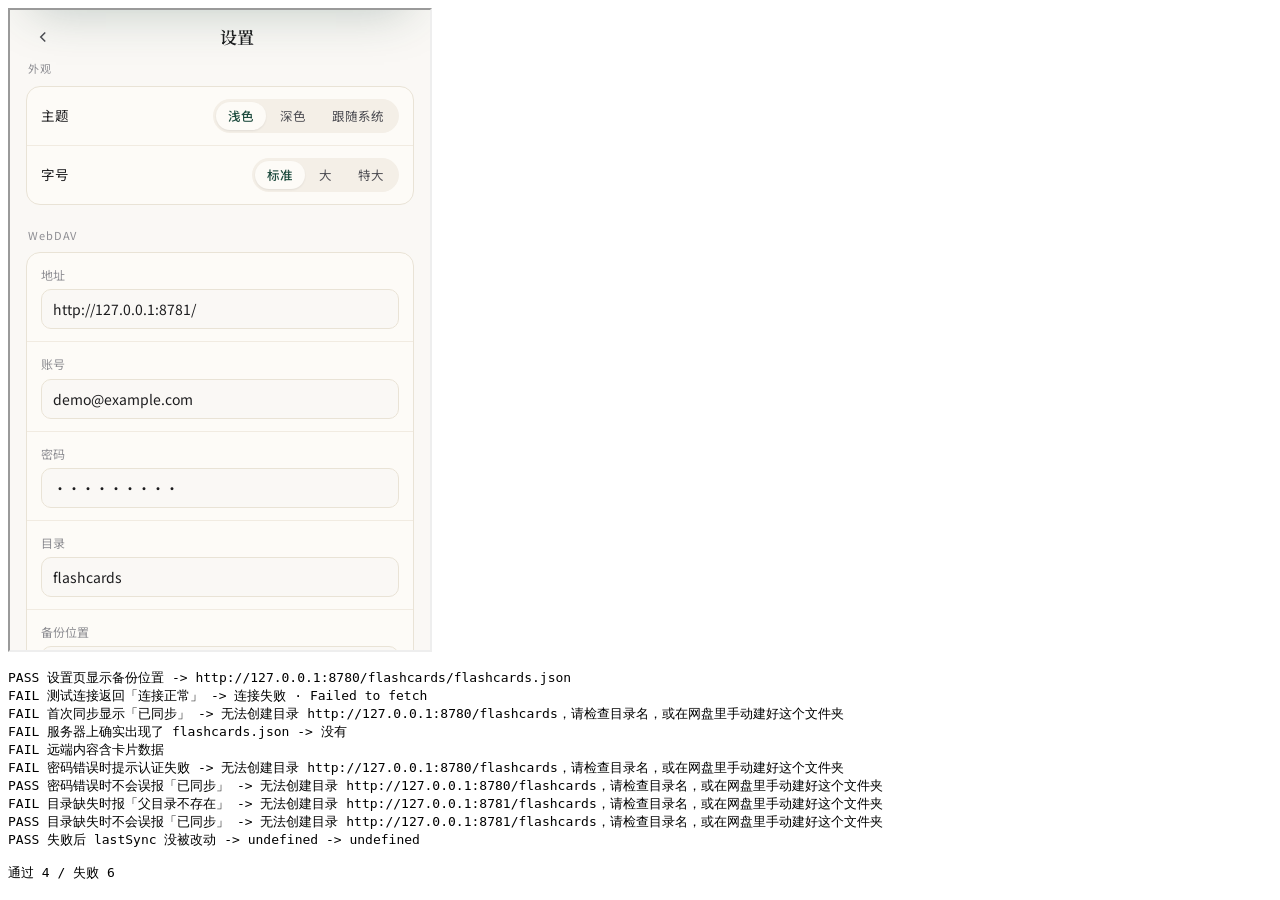
<file: tools/dav-verify.html>
<!DOCTYPE html><html><head><meta charset="utf-8"><title>t</title></head><body>
<iframe id="f" src="../index.html" style="width:420px;height:640px"></iframe>
<pre id="out">running…</pre>
<script>
const out=document.getElementById('out');
const log=[];let pass=0,fail=0;
function ok(name,cond,extra){(cond?pass++:fail++);log.push((cond?'PASS ':'FAIL ')+name+(extra!==undefined?(' -> '+extra):''));}
function done(){out.textContent=log.join('\n')+'\n\n通过 '+pass+' / 失败 '+fail;document.title=fail?'FAIL':'DONE';}
const f=document.getElementById('f');
const DAV='http://127.0.0.1:8780/';
const DAV_NOMKCOL='http://127.0.0.1:8781/';

function waitStatus(d,ms){
  /* 只等终态：「连接中…」「同步中…」是中间态，匹配到它们会误判 */
  return new Promise(res=>{
    const t0=Date.now();
    const tick=()=>{
      const s=d.getElementById('davStatus').textContent.trim();
      if(/已同步|失败|连接正常|未填写地址|无法创建目录|请稍候/.test(s)) return res(s);
      if(Date.now()-t0>ms) return res('TIMEOUT:'+s);
      setTimeout(tick,100);
    };
    tick();
  });
}
function fill(d,url,user,pw,dir){
  const set=(id,v)=>{const e=d.getElementById(id);e.value=v;e.dispatchEvent(new Event('input',{bubbles:true}));};
  set('davUrl',url);set('davUser',user);set('davPass',pw);set('davDir',dir);
}

f.onload=async()=>{
  const w=f.contentWindow,d=w.document,S=()=>w.__fc.store;
  try{
    d.getElementById('btnSettings').click();
    await new Promise(r=>setTimeout(r,200));

    /* ---------- 1. 备份位置显示 ---------- */
    fill(d,DAV,'demo@example.com','appsecret','flashcards');
    const path=d.getElementById('davPath').textContent.trim();
    ok('设置页显示备份位置',path===DAV+'flashcards/flashcards.json',path);

    /* ---------- 2. 测试连接 ---------- */
    d.getElementById('davTest').click();
    let st=await waitStatus(d,8000);
    ok('测试连接返回「连接正常」',st.indexOf('连接正常')>=0,st);

    /* ---------- 3. 首次同步：目录不存在，应自动创建 ---------- */
    d.getElementById('davSync').click();
    st=await waitStatus(d,10000);
    ok('首次同步显示「已同步」',st.indexOf('已同步')>=0,st);
    const syncAt=S().settings.lastSync;

    /* 服务器上真的有文件吗？ */
    let remote=null;
    try{
      const r=await fetch(DAV+'flashcards/flashcards.json',{headers:{Authorization:'Basic '+btoa('demo@example.com:appsecret')}});
      if(r.ok) remote=await r.json();
    }catch(e){}
    ok('服务器上确实出现了 flashcards.json',!!remote,remote?('cards='+(remote.cards||[]).length):'没有');
    ok('远端内容含卡片数据',!!remote&&Array.isArray(remote.cards));

    /* ---------- 4. 密码错误：必须报错，不能再说「已同步」 ---------- */
    fill(d,DAV,'demo@example.com','WRONG-PASSWORD','flashcards');
    d.getElementById('davSync').click();
    st=await waitStatus(d,10000);
    ok('密码错误时提示认证失败',st.indexOf('认证失败')>=0,st);
    ok('密码错误时不会误报「已同步」',st.indexOf('已同步')<0,st);

    /* ---------- 5. 服务器不支持建目录：必须报出父目录不存在 ---------- */
    fill(d,DAV_NOMKCOL,'demo@example.com','appsecret','flashcards');
    d.getElementById('davSync').click();
    st=await waitStatus(d,10000);
    ok('目录缺失时报「父目录不存在」',st.indexOf('父目录不存在')>=0,st);
    ok('目录缺失时不会误报「已同步」',st.indexOf('已同步')<0,st);

    /* ---------- 6. 失败的操作不该改动 lastSync ---------- */
    ok('失败后 lastSync 没被改动',S().settings.lastSync===syncAt,syncAt+' -> '+S().settings.lastSync);
  }catch(e){log.push('ERROR: '+e.message+' @ '+(e.stack||'').split('\n')[1]);}
  done();
};
</script></body></html>
</file>
